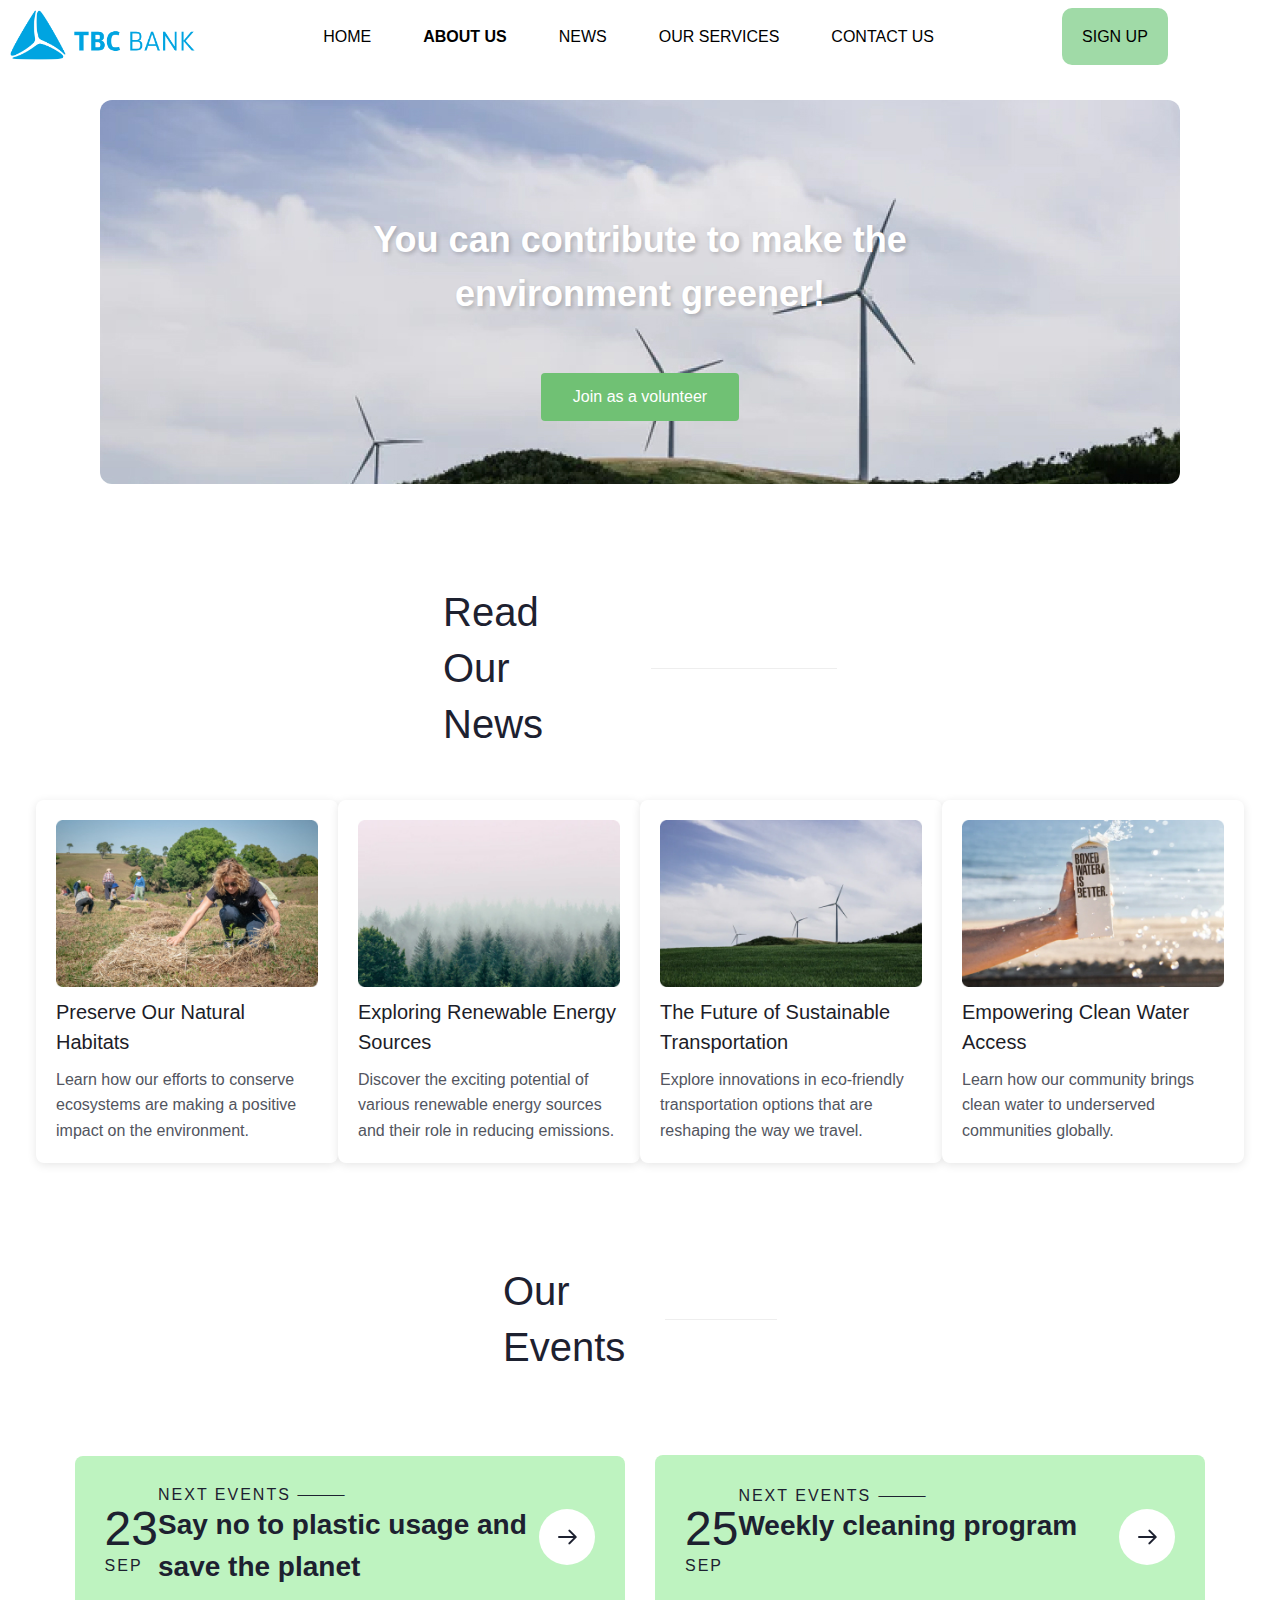
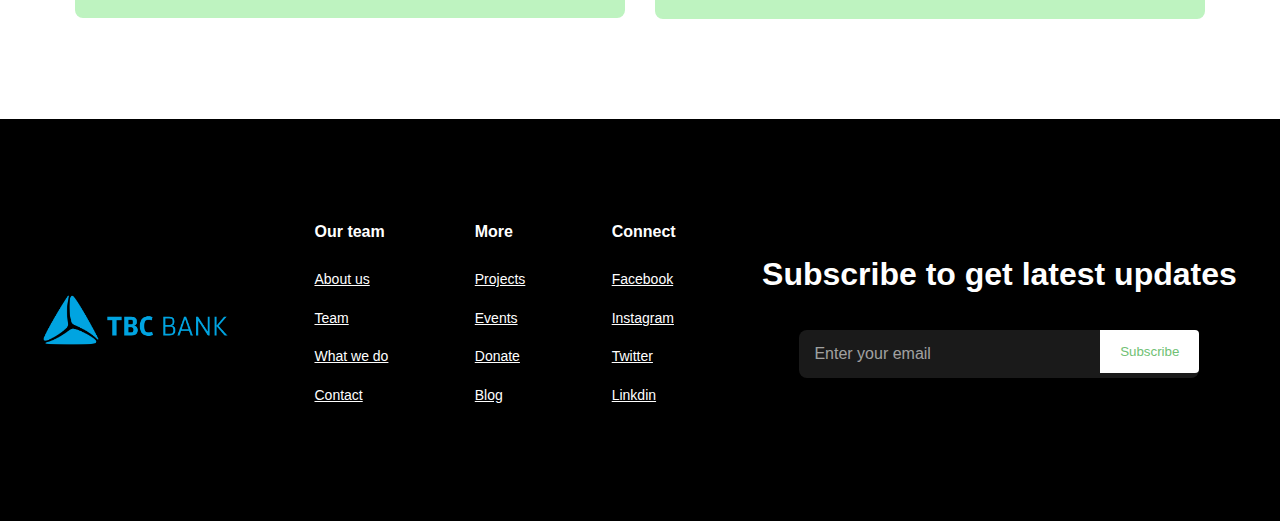
<file: finaluri davaleba/links/about.html>
<!DOCTYPE html>
<html lang="en">
  <head>
    <meta charset="UTF-8" />
    <meta name="viewport" content="width=device-width, initial-scale=1.0" />
    <link rel="stylesheet" href="../css/global.css" />
    <title>EcoSolutions</title>
  </head>
  <body>
    <header>
      <div class="container header-content">
        <h1><a href="../index.html"><img src="../images/logo.png" alt="EcoSolutions Logo" /></a></h1>
        <nav>
          <ul class="home">
            <li><a href="../index.html">HOME</a></li>
            <li><a href="about.html" class="active">ABOUT US</a></li>
            <li><a href="news.html">NEWS</a></li>
            <li><a href="services.html">OUR SERVICES</a></li>
            <li><a href="contacts.html">CONTACT US</a></li>
          </ul>
        </nav>
        <div class="signup">
          <a href="#" id="signup-btn">SIGN UP</a>
          <div class="signup-modal" id="signupModal">
              <div class="modal-content">
                  <span class="close-btn" id="closeBtn">&times;</span>
                  <h2>Sign Up</h2>
                  <form class="signup-form">
                      <input type="text" id="email" placeholder="Email">
                      <p class="error-message">Please enter a valid email address</p> <!-- Error message for email -->
                      <input type="password" id="password" placeholder="Password">
                      <p class="error-message">Password must be at least 8 characters long.</p> <!-- Error message for password -->
                      <input type="password" id="confirm-password" placeholder="Confirm Password">
                      <p class="error-message">Passwords do not match.</p> <!-- Error message for confirm password -->
                      <button type="submit">Sign Up</button>
                  </form>
              </div>
          </div>
          <script>
            document.addEventListener('DOMContentLoaded', function () {
                const signupBtn = document.getElementById('signup-btn');
                const signupModal = document.getElementById('signupModal');
                const closeBtn = document.getElementById('closeBtn');
                const emailInput = document.getElementById('email');
                const passwordInput = document.getElementById('password');
                const confirmPasswordInput = document.getElementById('confirm-password');
                const errorMessages = document.querySelectorAll('.error-message');
                const signUpForm = document.querySelector('.signup-form');
            
                signupBtn.addEventListener('click', function () {
                    signupModal.style.display = 'flex';
                });
            
                closeBtn.addEventListener('click', function () {
                    signupModal.style.display = 'none';
                    resetForm();
                });
            
                signUpForm.addEventListener('submit', function (event) {
                    event.preventDefault();
                    clearErrorMessages();
            
                    const email = emailInput.value;
                    const password = passwordInput.value;
                    const confirmPassword = confirmPasswordInput.value;
            
                    if (!validateEmail(email)) {
                        displayErrorMessage(errorMessages[0], 'Please enter a valid email address.');
                        return;
                    }
            
                    if (password.length < 8) {
                        displayErrorMessage(errorMessages[1], 'Password must be at least 8 characters long.');
                        return;
                    }
            
                    if (password !== confirmPassword) {
                        displayErrorMessage(errorMessages[2], 'Passwords do not match.');
                        return;
                    }
            
                    resetForm();
                    signupModal.style.display = 'none';
                });
            
                emailInput.addEventListener('input', function () {
                    clearErrorMessages();
                });
            
                passwordInput.addEventListener('input', function () {
                    clearErrorMessages();
                });
            
                confirmPasswordInput.addEventListener('input', function () {
                    clearErrorMessages();
                });
            
                function validateEmail(email) {
                    const regex = /^[^\s@]+@[^\s@]+\.[^\s@]+$/;
                    return regex.test(email);
                }
            
                function displayErrorMessage(errorMessageElement, message) {
                    errorMessageElement.textContent = message;
                    errorMessageElement.style.color = 'red'; // Set color to red
                }
            
                function clearErrorMessages() {
                    errorMessages.forEach(errorMessage => {
                        errorMessage.textContent = '';
                        errorMessage.style.color = ''; // Reset color
                    });
                }
            
                function resetForm() {
                    signUpForm.reset();
                    clearErrorMessages();
                }
            });
            </script>                             
        </div>

        <div class="topnav">
          <div class="fa-burger">
            <label class="hamburger">
              <input type="checkbox">
              <svg viewBox="0 0 32 32" onclick="onClick()">
                <path class="line line-top-bottom"
                  d="M27 10 13 10C10.8 10 9 8.2 9 6 9 3.5 10.8 2 13 2 15.2 2 17 3.8 17 6L17 26C17 28.2 18.8 30 21 30 23.2 30 25 28.2 25 26 25 23.8 23.2 22 21 22L7 22">
                </path>
                <path class="line" d="M7 16 27 16"></path>
              </svg>
            </label>
            <script>
              const onClick = () => {
                const element = document.getElementById("menu");
                if (element.style.display === "none") {
                  element.style.display = "inline";
                } else {
                  element.style.display = "none";
                }
              }
            </script>
              <div id="menu">
                <a href="../index.html">HOME</a>
                <a href="about.html">ABOUT US</a>
                <a href="news.html">NEWS</a>
                <a href="services.html">OUR SERVICES</a>
                <a href="contacts.html">CONTACT US</a>
              </div>
            </div>
        </div>
      </div>
    </header>
    <section id="sec2">
      <div id="greener">
        <h2>You can contribute to make the environment greener!</h2>
          <h5 class="registration-trigger">
            <img src="../images/icon2.png" class="icon" alt="Icon">
            Join as a volunteer
          </h5>
          <div class="modal" id="registrationModal">
            <div class="modal-content">
              <span class="modal-close" id="modalClose">&times;</span>
              <h3>Register</h3>
              <form>
                <label for="email">Email:</label>
                <input type="email" id="email" name="email" required>
          
                <label for="password">Password:</label>
                <input type="password" id="password" name="password" required>
          
                <label for="confirmPassword">Confirm Password:</label>
                <input type="password" id="confirmPassword" name="confirmPassword" required>
          
                <button class="register-button">Register</button>
              </form>
            </div>
          </div>
                    
          <script>
          document.addEventListener("DOMContentLoaded", function() {
  const registrationTrigger = document.querySelector(".registration-trigger");
  const modal = document.getElementById("registrationModal");
  const modalContent = modal.querySelector(".modal-content");
  const modalClose = document.getElementById("modalClose");

  registrationTrigger.addEventListener("click", function() {
    modal.style.display = "flex";
    setTimeout(function() {
      modalContent.style.transform = "scale(1)";
      modalContent.style.opacity = 1;
    }, 10);
  });

  modalClose.addEventListener("click", function() {
    modalContent.style.transform = "scale(0.8)";
    modalContent.style.opacity = 0;
    setTimeout(function() {
      modal.style.display = "none";
    }, 300);
  });

  modal.addEventListener("click", function(event) {
    if (event.target === modal) {
      modalContent.style.transform = "scale(0.8)";
      modalContent.style.opacity = 0;
      setTimeout(function() {
        modal.style.display = "none";
      }, 300);
    }
  });
});

          </script>
      </div>
      <div id="titl1">
        <h4>Read Our News</h4>
        <div id="line2"></div>
      </div>
      <div id="mother2">
        <div class="card">
            <img src="../images/card1.jpg" alt="card1">
            <h5>Preserve Our Natural Habitats</h5>
            <p>Learn how our efforts to conserve ecosystems are making a positive impact on the environment.</p>
        </div>
        <div class="card">
            <img src="../images/card2.jpg" alt="card2">
            <h5>Exploring Renewable Energy Sources</h5>
            <p>Discover the exciting potential of various renewable energy sources and their role in reducing emissions.</p>
        </div>
        <div class="card">
            <img src="../images/card3.jpg" alt="card3">
            <h5>The Future of Sustainable Transportation</h5>
            <p>Explore innovations in eco-friendly transportation options that are reshaping the way we travel.</p>
        </div>
        <div class="card">
          <img src="../images/card4.jpg" alt="card4">
          <h5>Empowering Clean Water Access</h5>
          <p>Learn how our community brings clean water to underserved communities globally.</p>
      </div>      
    </div>
    
      <div id="titl2">
        <h4>Our Events</h4>
        <div id="line2"></div>
      </div>

      <div id="cards">
        <div id="card1">
            <div id="date">
                <h4>23</h4>
                <h6>SEP</h6>
            </div>
    
            <div id="events">
                <h6>NEXT EVENTS ⸻</h6>
                <h4>Say no to plastic usage and save the planet</h4>
            </div>
            <img src="../images/icon3.jpg" alt="arrowicon">
        </div>
        <div id="card2">
            <div id="date">
                <h4>25</h4>
                <h6>SEP</h6>
            </div>
    
            <div id="events">
                <h6>NEXT EVENTS ⸻</h6>
                <h4>Weekly cleaning program</h4>
            </div>
            <img src="../images/icon3.jpg" alt="arrowicon">
        </div>
    </div>
    
    </section>    
    <script>
    document.addEventListener("DOMContentLoaded", function() {
  let mybutton = document.getElementById("Btn");
  window.addEventListener("scroll", function() {
    scrollFunction();
    appearFromBottom();
  });

  function scrollFunction() {
    if (document.body.scrollTop > 20 || document.documentElement.scrollTop > 20) {
      mybutton.style.opacity = "1";
      mybutton.style.bottom = "20px"; // Show the button immediately at the bottom
    } else {
      mybutton.style.opacity = "0";
      mybutton.style.bottom = "-60px"; // Hide the button immediately at the bottom
    }
  }

  function appearFromBottom() {
    if (window.pageYOffset > 20) {
      mybutton.style.bottom = "20px";
    } else {
      mybutton.style.bottom = "-60px";
    }
  }

  function topFunction() {
    if (document.documentElement.scrollTop > 0) {
      window.requestAnimationFrame(topFunction);
      document.documentElement.scrollTop -= 20;
    }
  }

  mybutton.addEventListener("click", topFunction);
});
    </script>
    <footer>
      <img src="../images/logo.png" alt="TBC Bank logo">
      <div class="column">
        <ul>
          <li id="bold">Our team</li>
          <li><a href="links/about.html" id="other">About us</a></li>
          <li><a href="#" id="other">Team</a></li>
          <li><a href="links/services.html" id="other">What we do</a></li>
          <li><a href="links/contacts.html" id="other">Contact</a></li>
        </ul>
      </div>

      <div class="column">
        <ul>
          <li id="bold">More</li>
          <li><a href="#" id="other">Projects</a></li>
          <li><a href="#" id="other">Events</a></li>
          <li><a href="#" id="other">Donate</a></li>
          <li><a href="#" id="other">Blog</a></li>
        </ul>
      </div>

      <div class="column">
        <ul>
          <li id="bold">Connect</li>
          <li><a href="https://www.facebook.com/tbcbank/?locale=ka_GE" id="other">Facebook</a></li>
          <li><a href="https://www.instagram.com/tbc_concept/" id="other">Instagram</a></li>
          <li><a href="https://twitter.com/jsctbc?lang=en" id="other">Twitter</a></li>
          <li><a href="https://ge.linkedin.com/company/tbc-bank" id="other">Linkdin</a></li>
        </ul>
      </div>

      <div id="sub">
        <h1>Subscribe to get latest updates</h1>
        <form class="subscription-form" novalidate>
            <input type="email" class="email-input" placeholder="Enter your email">
            <button type="submit">Subscribe</button>
            <p class="error-message"></p>
            <p class="success-message"></p>
        </form>
    </div>

      <script>
      document.addEventListener('DOMContentLoaded', function () {
          const subscriptionForm = document.querySelector('.subscription-form');
          const emailInput = document.querySelector('.email-input');
          const subscribeButton = document.querySelector('.subscription-form button');
          const errorMessage = document.querySelector('.error-message');
          const successMessage = document.querySelector('.success-message');
          
          subscriptionForm.addEventListener('submit', function (event) {
          event.preventDefault();

          const email = emailInput.value;

          if (validateEmail(email)) {
          showSuccessMessage();
          emailInput.value = '';
          errorMessage.textContent = ''; // Clear error message
          } 
          else {
        showErrorMessage('Please enter a valid email address.'); // Corrected function name
        }
        });
          subscribeButton.addEventListener('mouseover', function () {
              this.style.backgroundColor = 'var(--green-primary-hover, #57AB67)';
              this.style.color = '#FFF';
          });
      
          subscribeButton.addEventListener('mouseout', function () {
              this.style.backgroundColor = '#FFF';
              this.style.color = 'var(--green-primary, #70C174)';
          });
      
          function validateEmail(email) {
              const regex = /^[^\s@]+@[^\s@]+\.[^\s@]+$/;
              return regex.test(email);
          }
      
          function showSuccessMessage() {
              errorMessage.textContent = ''; // Clear any previous error message
              successMessage.textContent = 'Thank you for subscribing!';
          }
      
          function showErrorMessage(message) {
              successMessage.textContent = ''; // Clear any previous success message
              errorMessage.textContent = message;
          }
      });
      </script>
    </footer>
  </body>
</html>
</file>
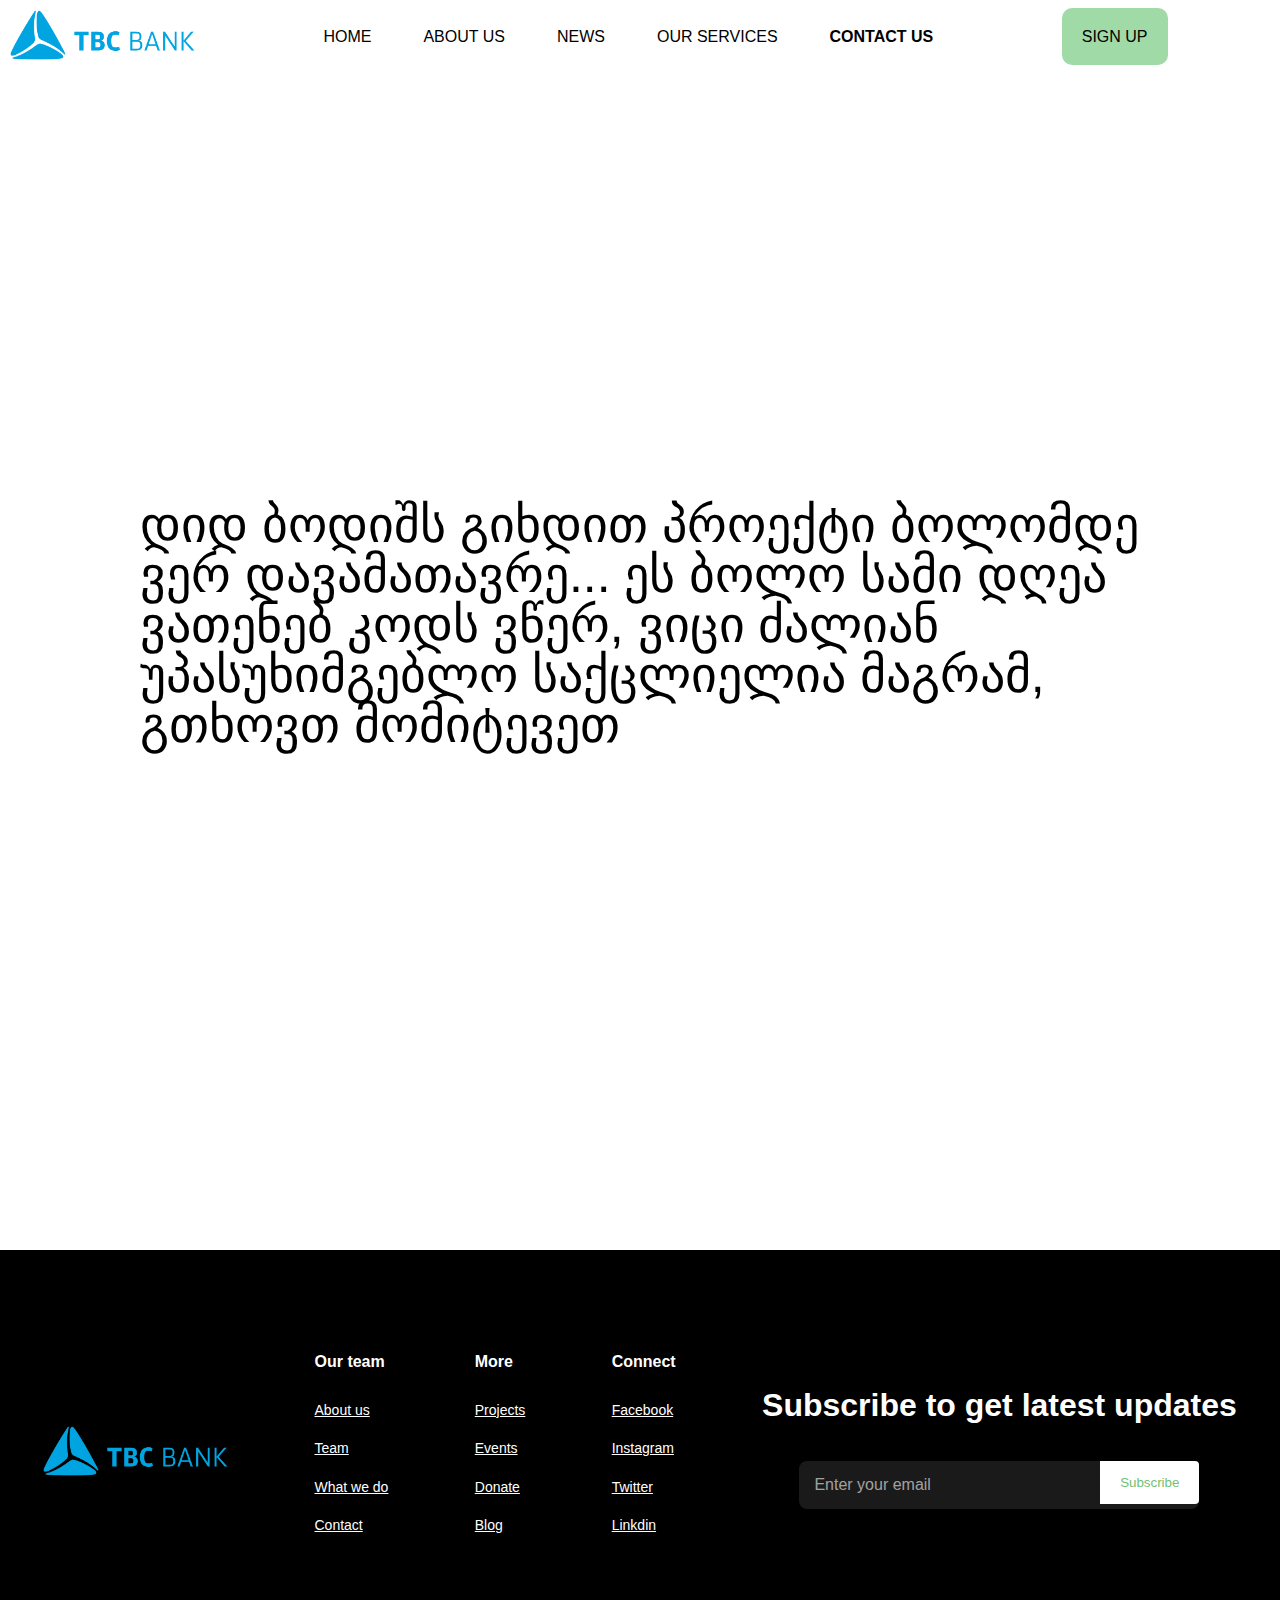
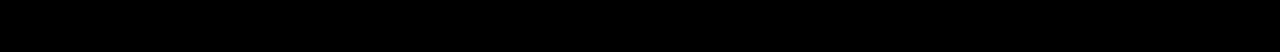
<file: finaluri davaleba/links/contacts.html>
<!DOCTYPE html>
<html lang="en">
  <head>
    <meta charset="UTF-8" />
    <meta name="viewport" content="width=device-width, initial-scale=1.0" />
    <link rel="stylesheet" href="../css/global.css" />
    <title>EcoSolutions</title>
  </head>
  <body>
    <header>
      <div class="container header-content">
        <h1><a href="../index.html"><img src="../images/logo.png" alt="EcoSolutions Logo" /></a></h1>
        <nav>
          <ul class="home">
            <li><a href="../index.html">HOME</a></li>
            <li><a href="about.html">ABOUT US</a></li>
            <li><a href="news.html">NEWS</a></li>
            <li><a href="services.html">OUR SERVICES</a></li>
            <li><a href="contacts.html" class="active">CONTACT US</a></li>
          </ul>
        </nav>
        <div class="signup">
          <a href="#" id="signup-btn">SIGN UP</a>
          <div class="signup-modal" id="signupModal">
              <div class="modal-content">
                  <span class="close-btn" id="closeBtn">&times;</span>
                  <h2>Sign Up</h2>
                  <form class="signup-form">
                      <input type="text" id="email" placeholder="Email">
                      <p class="error-message">Please enter a valid email address</p> <!-- Error message for email -->
                      <input type="password" id="password" placeholder="Password">
                      <p class="error-message">Password must be at least 8 characters long.</p> <!-- Error message for password -->
                      <input type="password" id="confirm-password" placeholder="Confirm Password">
                      <p class="error-message">Passwords do not match.</p> <!-- Error message for confirm password -->
                      <button type="submit">Sign Up</button>
                  </form>
              </div>
          </div>
          <script>
            document.addEventListener('DOMContentLoaded', function () {
                const signupBtn = document.getElementById('signup-btn');
                const signupModal = document.getElementById('signupModal');
                const closeBtn = document.getElementById('closeBtn');
                const emailInput = document.getElementById('email');
                const passwordInput = document.getElementById('password');
                const confirmPasswordInput = document.getElementById('confirm-password');
                const errorMessages = document.querySelectorAll('.error-message');
                const signUpForm = document.querySelector('.signup-form');
            
                signupBtn.addEventListener('click', function () {
                    signupModal.style.display = 'flex';
                });
            
                closeBtn.addEventListener('click', function () {
                    signupModal.style.display = 'none';
                    resetForm();
                });
            
                signUpForm.addEventListener('submit', function (event) {
                    event.preventDefault();
                    clearErrorMessages();
            
                    const email = emailInput.value;
                    const password = passwordInput.value;
                    const confirmPassword = confirmPasswordInput.value;
            
                    if (!validateEmail(email)) {
                        displayErrorMessage(errorMessages[0], 'Please enter a valid email address.');
                        return;
                    }
            
                    if (password.length < 8) {
                        displayErrorMessage(errorMessages[1], 'Password must be at least 8 characters long.');
                        return;
                    }
            
                    if (password !== confirmPassword) {
                        displayErrorMessage(errorMessages[2], 'Passwords do not match.');
                        return;
                    }
            
                    resetForm();
                    signupModal.style.display = 'none';
                });
            
                emailInput.addEventListener('input', function () {
                    clearErrorMessages();
                });
            
                passwordInput.addEventListener('input', function () {
                    clearErrorMessages();
                });
            
                confirmPasswordInput.addEventListener('input', function () {
                    clearErrorMessages();
                });
            
                function validateEmail(email) {
                    const regex = /^[^\s@]+@[^\s@]+\.[^\s@]+$/;
                    return regex.test(email);
                }
            
                function displayErrorMessage(errorMessageElement, message) {
                    errorMessageElement.textContent = message;
                    errorMessageElement.style.color = 'red'; // Set color to red
                }
            
                function clearErrorMessages() {
                    errorMessages.forEach(errorMessage => {
                        errorMessage.textContent = '';
                        errorMessage.style.color = ''; // Reset color
                    });
                }
            
                function resetForm() {
                    signUpForm.reset();
                    clearErrorMessages();
                }
            });
            </script>                             
        </div>

        <div class="topnav">
          <div class="fa-burger">
            <label class="hamburger">
              <input type="checkbox">
              <svg viewBox="0 0 32 32" onclick="onClick()">
                <path class="line line-top-bottom"
                  d="M27 10 13 10C10.8 10 9 8.2 9 6 9 3.5 10.8 2 13 2 15.2 2 17 3.8 17 6L17 26C17 28.2 18.8 30 21 30 23.2 30 25 28.2 25 26 25 23.8 23.2 22 21 22L7 22">
                </path>
                <path class="line" d="M7 16 27 16"></path>
              </svg>
            </label>
            <script>
              const onClick = () => {
                const element = document.getElementById("menu");
                if (element.style.display === "none") {
                  element.style.display = "inline";
                } else {
                  element.style.display = "none";
                }
              }
            </script>
              <div id="menu">
                <a href="../index.html">HOME</a>
                <a href="links/about.html">ABOUT US</a>
                <a href="links/news.html">NEWS</a>
                <a href="links/services.html">OUR SERVICES</a>
                <a href="links/contacts.html">CONTACT US</a>
              </div>
            </div>
        </div>
      </div>
    </header>
    <section>
      <h6 id="bodishi">დიდ ბოდიშს გიხდით პროექტი ბოლომდე ვერ დავამათავრე... ეს ბოლო სამი დღეა ვათენებ კოდს ვწერ, ვიცი ძალიან უპასუხიმგებლო საქცლიელია მაგრამ, გთხოვთ მომიტევეთ</h6>
    </section>
    <footer>
      <img src="../images/logo.png" alt="TBC Bank logo">
      <div class="column">
        <ul>
          <li id="bold">Our team</li>
          <li><a href="links/about.html" id="other">About us</a></li>
          <li><a href="#" id="other">Team</a></li>
          <li><a href="links/services.html" id="other">What we do</a></li>
          <li><a href="links/contacts.html" id="other">Contact</a></li>
        </ul>
      </div>

      <div class="column">
        <ul>
          <li id="bold">More</li>
          <li><a href="#" id="other">Projects</a></li>
          <li><a href="#" id="other">Events</a></li>
          <li><a href="#" id="other">Donate</a></li>
          <li><a href="#" id="other">Blog</a></li>
        </ul>
      </div>

      <div class="column">
        <ul>
          <li id="bold">Connect</li>
          <li><a href="https://www.facebook.com/tbcbank/?locale=ka_GE" id="other">Facebook</a></li>
          <li><a href="https://www.instagram.com/tbc_concept/" id="other">Instagram</a></li>
          <li><a href="https://twitter.com/jsctbc?lang=en" id="other">Twitter</a></li>
          <li><a href="https://ge.linkedin.com/company/tbc-bank" id="other">Linkdin</a></li>
        </ul>
      </div>

      <div id="sub">
        <h1>Subscribe to get latest updates</h1>
        <form class="subscription-form" novalidate>
            <input type="email" class="email-input" placeholder="Enter your email">
            <button type="submit">Subscribe</button>
            <p class="error-message"></p>
            <p class="success-message"></p>
        </form>
    </div>

      <script>
      document.addEventListener('DOMContentLoaded', function () {
          const subscriptionForm = document.querySelector('.subscription-form');
          const emailInput = document.querySelector('.email-input');
          const subscribeButton = document.querySelector('.subscription-form button');
          const errorMessage = document.querySelector('.error-message');
          const successMessage = document.querySelector('.success-message');
          
          subscriptionForm.addEventListener('submit', function (event) {
          event.preventDefault();

          const email = emailInput.value;

          if (validateEmail(email)) {
          showSuccessMessage();
          emailInput.value = '';
          errorMessage.textContent = ''; // Clear error message
          } 
          else {
        showErrorMessage('Please enter a valid email address.'); // Corrected function name
        }
        });
          subscribeButton.addEventListener('mouseover', function () {
              this.style.backgroundColor = 'var(--green-primary-hover, #57AB67)';
              this.style.color = '#FFF';
          });
      
          subscribeButton.addEventListener('mouseout', function () {
              this.style.backgroundColor = '#FFF';
              this.style.color = 'var(--green-primary, #70C174)';
          });
      
          function validateEmail(email) {
              const regex = /^[^\s@]+@[^\s@]+\.[^\s@]+$/;
              return regex.test(email);
          }
      
          function showSuccessMessage() {
              errorMessage.textContent = ''; // Clear any previous error message
              successMessage.textContent = 'Thank you for subscribing!';
          }
      
          function showErrorMessage(message) {
              successMessage.textContent = ''; // Clear any previous success message
              errorMessage.textContent = message;
          }
      });
      </script>
    </footer>
  </body>
</html>
</file>
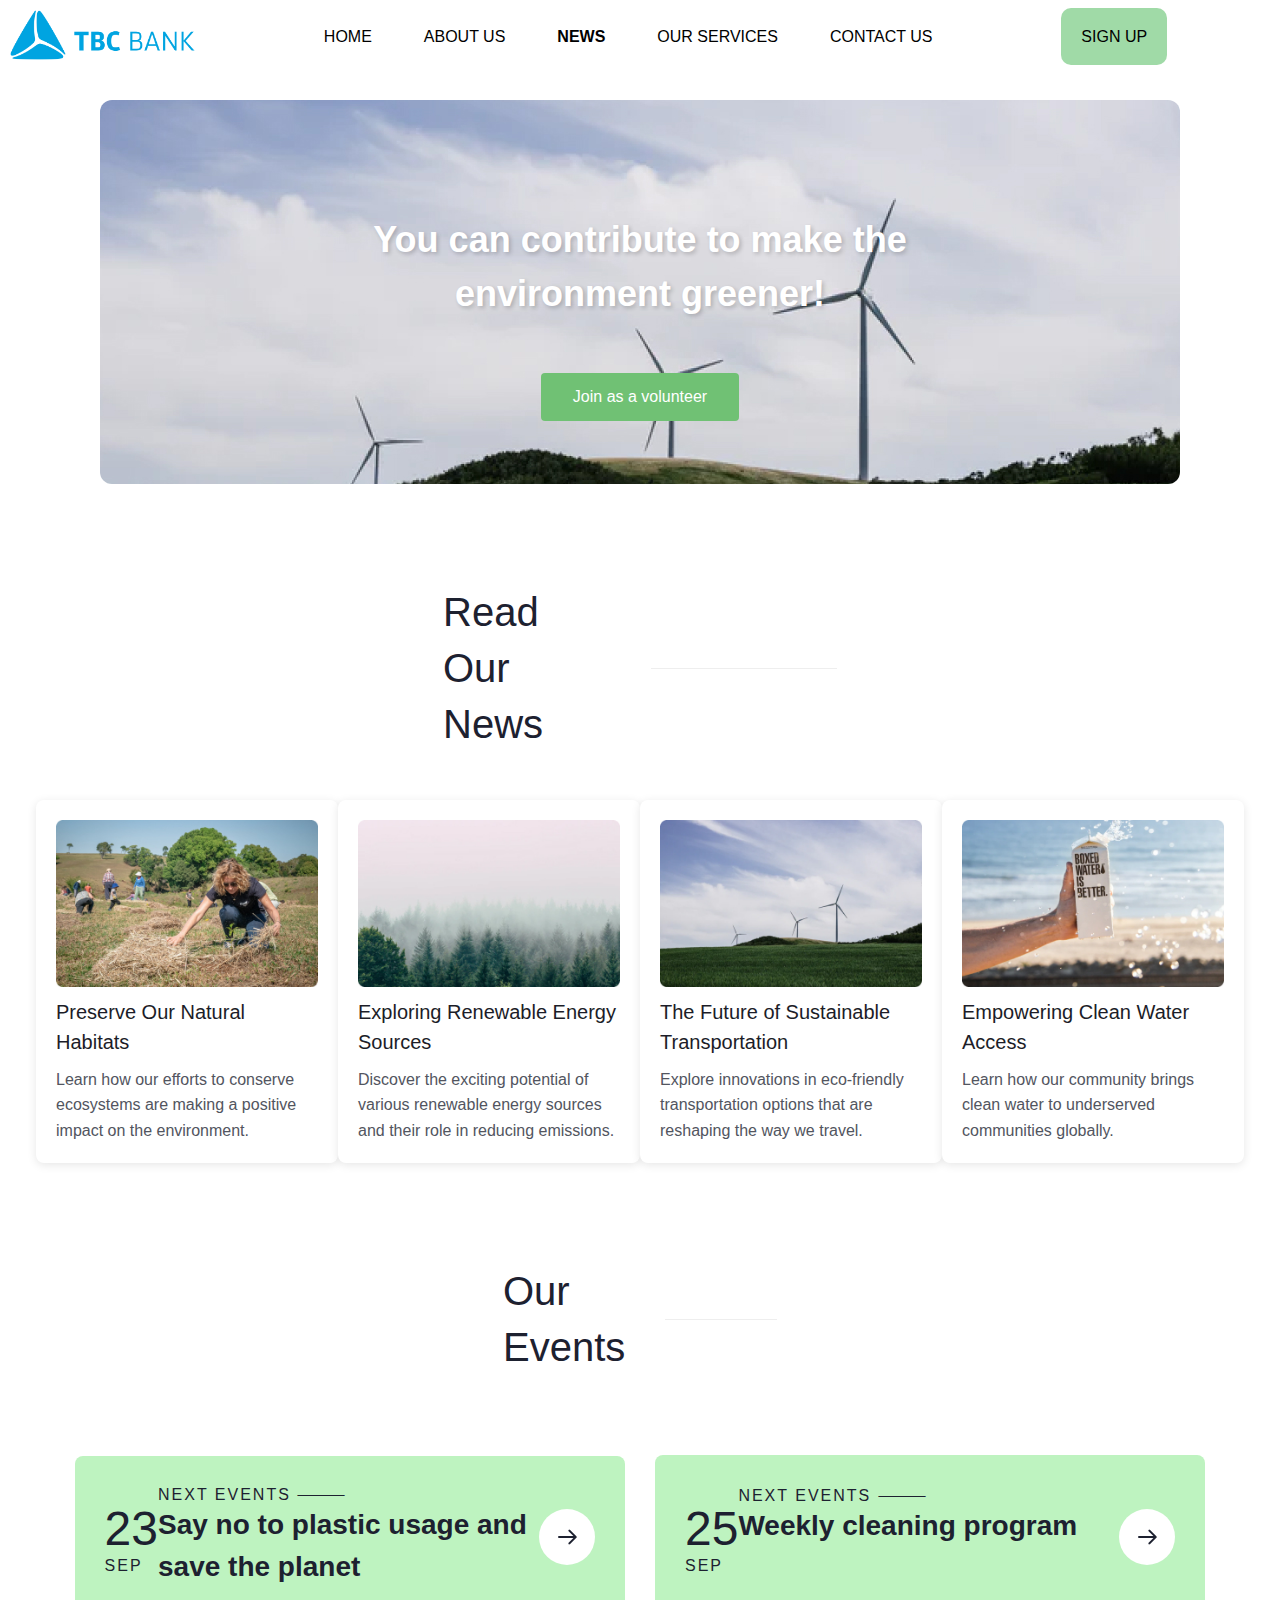
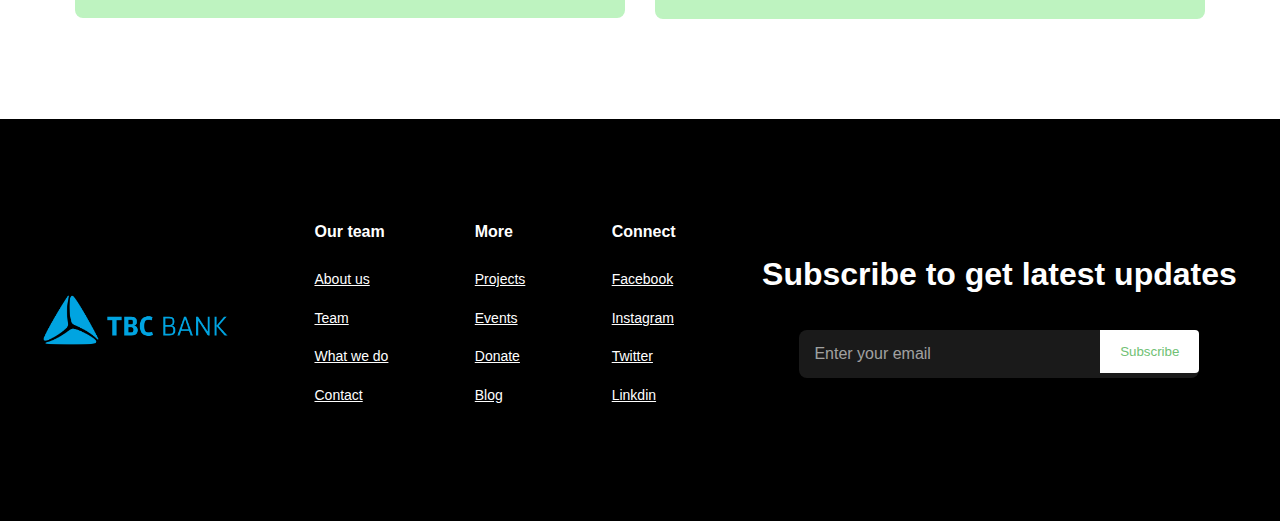
<file: finaluri davaleba/links/news.html>
<!DOCTYPE html>
<html lang="en">
  <head>
    <meta charset="UTF-8" />
    <meta name="viewport" content="width=device-width, initial-scale=1.0" />
    <link rel="stylesheet" href="../css/global.css" />
    <title>EcoSolutions</title>
  </head>
  <body>
    <header>
      <div class="container header-content">
        <h1><a href="../index.html"><img src="../images/logo.png" alt="EcoSolutions Logo" /></a></h1>
        <nav>
          <ul class="home">
            <li><a href="../index.html">HOME</a></li>
            <li><a href="about.html">ABOUT US</a></li>
            <li><a href="news.html" class="active">NEWS</a></li>
            <li><a href="services.html">OUR SERVICES</a></li>
            <li><a href="contacts.html">CONTACT US</a></li>
          </ul>
        </nav>
        <div class="signup">
          <a href="#" id="signup-btn">SIGN UP</a>
          <div class="signup-modal" id="signupModal">
              <div class="modal-content">
                  <span class="close-btn" id="closeBtn">&times;</span>
                  <h2>Sign Up</h2>
                  <form class="signup-form">
                      <input type="text" id="email" placeholder="Email">
                      <p class="error-message">Please enter a valid email address</p> <!-- Error message for email -->
                      <input type="password" id="password" placeholder="Password">
                      <p class="error-message">Password must be at least 8 characters long.</p> <!-- Error message for password -->
                      <input type="password" id="confirm-password" placeholder="Confirm Password">
                      <p class="error-message">Passwords do not match.</p> <!-- Error message for confirm password -->
                      <button type="submit">Sign Up</button>
                  </form>
              </div>
          </div>
          <script>
            document.addEventListener('DOMContentLoaded', function () {
                const signupBtn = document.getElementById('signup-btn');
                const signupModal = document.getElementById('signupModal');
                const closeBtn = document.getElementById('closeBtn');
                const emailInput = document.getElementById('email');
                const passwordInput = document.getElementById('password');
                const confirmPasswordInput = document.getElementById('confirm-password');
                const errorMessages = document.querySelectorAll('.error-message');
                const signUpForm = document.querySelector('.signup-form');
            
                signupBtn.addEventListener('click', function () {
                    signupModal.style.display = 'flex';
                });
            
                closeBtn.addEventListener('click', function () {
                    signupModal.style.display = 'none';
                    resetForm();
                });
            
                signUpForm.addEventListener('submit', function (event) {
                    event.preventDefault();
                    clearErrorMessages();
            
                    const email = emailInput.value;
                    const password = passwordInput.value;
                    const confirmPassword = confirmPasswordInput.value;
            
                    if (!validateEmail(email)) {
                        displayErrorMessage(errorMessages[0], 'Please enter a valid email address.');
                        return;
                    }
            
                    if (password.length < 8) {
                        displayErrorMessage(errorMessages[1], 'Password must be at least 8 characters long.');
                        return;
                    }
            
                    if (password !== confirmPassword) {
                        displayErrorMessage(errorMessages[2], 'Passwords do not match.');
                        return;
                    }
            
                    resetForm();
                    signupModal.style.display = 'none';
                });
            
                emailInput.addEventListener('input', function () {
                    clearErrorMessages();
                });
            
                passwordInput.addEventListener('input', function () {
                    clearErrorMessages();
                });
            
                confirmPasswordInput.addEventListener('input', function () {
                    clearErrorMessages();
                });
            
                function validateEmail(email) {
                    const regex = /^[^\s@]+@[^\s@]+\.[^\s@]+$/;
                    return regex.test(email);
                }
            
                function displayErrorMessage(errorMessageElement, message) {
                    errorMessageElement.textContent = message;
                    errorMessageElement.style.color = 'red'; // Set color to red
                }
            
                function clearErrorMessages() {
                    errorMessages.forEach(errorMessage => {
                        errorMessage.textContent = '';
                        errorMessage.style.color = ''; // Reset color
                    });
                }
            
                function resetForm() {
                    signUpForm.reset();
                    clearErrorMessages();
                }
            });
            </script>                             
        </div>

        <div class="topnav">
          <div class="fa-burger">
            <label class="hamburger">
              <input type="checkbox">
              <svg viewBox="0 0 32 32" onclick="onClick()">
                <path class="line line-top-bottom"
                  d="M27 10 13 10C10.8 10 9 8.2 9 6 9 3.5 10.8 2 13 2 15.2 2 17 3.8 17 6L17 26C17 28.2 18.8 30 21 30 23.2 30 25 28.2 25 26 25 23.8 23.2 22 21 22L7 22">
                </path>
                <path class="line" d="M7 16 27 16"></path>
              </svg>
            </label>
            <script>
              const onClick = () => {
                const element = document.getElementById("menu");
                if (element.style.display === "none") {
                  element.style.display = "inline";
                } else {
                  element.style.display = "none";
                }
              }
            </script>
              <div id="menu">
                <a href="../index.html">HOME</a>
                <a href="links/about.html">ABOUT US</a>
                <a href="links/news.html">NEWS</a>
                <a href="links/services.html">OUR SERVICES</a>
                <a href="links/contacts.html">CONTACT US</a>
              </div>
            </div>
        </div>
      </div>
    </header>
    <section id="sec2">
      <div id="greener">
        <h2>You can contribute to make the environment greener!</h2>
          <h5 class="registration-trigger">
            <img src="../images/icon2.png" class="icon" alt="Icon">
            Join as a volunteer
          </h5>
          <div class="modal" id="registrationModal">
            <div class="modal-content">
              <span class="modal-close" id="modalClose">&times;</span>
              <h3>Register</h3>
              <form>
                <label for="email">Email:</label>
                <input type="email" id="email" name="email" required>
          
                <label for="password">Password:</label>
                <input type="password" id="password" name="password" required>
          
                <label for="confirmPassword">Confirm Password:</label>
                <input type="password" id="confirmPassword" name="confirmPassword" required>
          
                <button class="register-button">Register</button>
              </form>
            </div>
          </div>
                    
          <script>
          document.addEventListener("DOMContentLoaded", function() {
  const registrationTrigger = document.querySelector(".registration-trigger");
  const modal = document.getElementById("registrationModal");
  const modalContent = modal.querySelector(".modal-content");
  const modalClose = document.getElementById("modalClose");

  registrationTrigger.addEventListener("click", function() {
    modal.style.display = "flex";
    setTimeout(function() {
      modalContent.style.transform = "scale(1)";
      modalContent.style.opacity = 1;
    }, 10);
  });

  modalClose.addEventListener("click", function() {
    modalContent.style.transform = "scale(0.8)";
    modalContent.style.opacity = 0;
    setTimeout(function() {
      modal.style.display = "none";
    }, 300);
  });

  modal.addEventListener("click", function(event) {
    if (event.target === modal) {
      modalContent.style.transform = "scale(0.8)";
      modalContent.style.opacity = 0;
      setTimeout(function() {
        modal.style.display = "none";
      }, 300);
    }
  });
});

          </script>
      </div>
      <div id="titl1">
        <h4>Read Our News</h4>
        <div id="line2"></div>
      </div>
      <div id="mother2">
        <div class="card">
            <img src="../images/card1.jpg" alt="card1">
            <h5>Preserve Our Natural Habitats</h5>
            <p>Learn how our efforts to conserve ecosystems are making a positive impact on the environment.</p>
        </div>
        <div class="card">
            <img src="../images/card2.jpg" alt="card2">
            <h5>Exploring Renewable Energy Sources</h5>
            <p>Discover the exciting potential of various renewable energy sources and their role in reducing emissions.</p>
        </div>
        <div class="card">
            <img src="../images/card3.jpg" alt="card3">
            <h5>The Future of Sustainable Transportation</h5>
            <p>Explore innovations in eco-friendly transportation options that are reshaping the way we travel.</p>
        </div>
        <div class="card">
          <img src="../images/card4.jpg" alt="card4">
          <h5>Empowering Clean Water Access</h5>
          <p>Learn how our community brings clean water to underserved communities globally.</p>
      </div>      
    </div>
    
      <div id="titl2">
        <h4>Our Events</h4>
        <div id="line2"></div>
      </div>

      <div id="cards">
        <div id="card1">
            <div id="date">
                <h4>23</h4>
                <h6>SEP</h6>
            </div>
    
            <div id="events">
                <h6>NEXT EVENTS ⸻</h6>
                <h4>Say no to plastic usage and save the planet</h4>
            </div>
            <img src="../images/icon3.jpg" alt="arrowicon">
        </div>
        <div id="card2">
            <div id="date">
                <h4>25</h4>
                <h6>SEP</h6>
            </div>
    
            <div id="events">
                <h6>NEXT EVENTS ⸻</h6>
                <h4>Weekly cleaning program</h4>
            </div>
            <img src="../images/icon3.jpg" alt="arrowicon">
        </div>
    </div>
    
    </section>    
    <script>
    document.addEventListener("DOMContentLoaded", function() {
  let mybutton = document.getElementById("Btn");
  window.addEventListener("scroll", function() {
    scrollFunction();
    appearFromBottom();
  });

  function scrollFunction() {
    if (document.body.scrollTop > 20 || document.documentElement.scrollTop > 20) {
      mybutton.style.opacity = "1";
      mybutton.style.bottom = "20px"; // Show the button immediately at the bottom
    } else {
      mybutton.style.opacity = "0";
      mybutton.style.bottom = "-60px"; // Hide the button immediately at the bottom
    }
  }

  function appearFromBottom() {
    if (window.pageYOffset > 20) {
      mybutton.style.bottom = "20px";
    } else {
      mybutton.style.bottom = "-60px";
    }
  }

  function topFunction() {
    if (document.documentElement.scrollTop > 0) {
      window.requestAnimationFrame(topFunction);
      document.documentElement.scrollTop -= 20;
    }
  }

  mybutton.addEventListener("click", topFunction);
});
    </script>
    <footer>
      <img src="../images/logo.png" alt="TBC Bank logo">
      <div class="column">
        <ul>
          <li id="bold">Our team</li>
          <li><a href="links/about.html" id="other">About us</a></li>
          <li><a href="#" id="other">Team</a></li>
          <li><a href="links/services.html" id="other">What we do</a></li>
          <li><a href="links/contacts.html" id="other">Contact</a></li>
        </ul>
      </div>

      <div class="column">
        <ul>
          <li id="bold">More</li>
          <li><a href="#" id="other">Projects</a></li>
          <li><a href="#" id="other">Events</a></li>
          <li><a href="#" id="other">Donate</a></li>
          <li><a href="#" id="other">Blog</a></li>
        </ul>
      </div>

      <div class="column">
        <ul>
          <li id="bold">Connect</li>
          <li><a href="https://www.facebook.com/tbcbank/?locale=ka_GE" id="other">Facebook</a></li>
          <li><a href="https://www.instagram.com/tbc_concept/" id="other">Instagram</a></li>
          <li><a href="https://twitter.com/jsctbc?lang=en" id="other">Twitter</a></li>
          <li><a href="https://ge.linkedin.com/company/tbc-bank" id="other">Linkdin</a></li>
        </ul>
      </div>

      <div id="sub">
        <h1>Subscribe to get latest updates</h1>
        <form class="subscription-form" novalidate>
            <input type="email" class="email-input" placeholder="Enter your email">
            <button type="submit">Subscribe</button>
            <p class="error-message"></p>
            <p class="success-message"></p>
        </form>
    </div>

      <script>
      document.addEventListener('DOMContentLoaded', function () {
          const subscriptionForm = document.querySelector('.subscription-form');
          const emailInput = document.querySelector('.email-input');
          const subscribeButton = document.querySelector('.subscription-form button');
          const errorMessage = document.querySelector('.error-message');
          const successMessage = document.querySelector('.success-message');
          
          subscriptionForm.addEventListener('submit', function (event) {
          event.preventDefault();

          const email = emailInput.value;

          if (validateEmail(email)) {
          showSuccessMessage();
          emailInput.value = '';
          errorMessage.textContent = ''; // Clear error message
          } 
          else {
        showErrorMessage('Please enter a valid email address.'); // Corrected function name
        }
        });
          subscribeButton.addEventListener('mouseover', function () {
              this.style.backgroundColor = 'var(--green-primary-hover, #57AB67)';
              this.style.color = '#FFF';
          });
      
          subscribeButton.addEventListener('mouseout', function () {
              this.style.backgroundColor = '#FFF';
              this.style.color = 'var(--green-primary, #70C174)';
          });
      
          function validateEmail(email) {
              const regex = /^[^\s@]+@[^\s@]+\.[^\s@]+$/;
              return regex.test(email);
          }
      
          function showSuccessMessage() {
              errorMessage.textContent = ''; // Clear any previous error message
              successMessage.textContent = 'Thank you for subscribing!';
          }
      
          function showErrorMessage(message) {
              successMessage.textContent = ''; // Clear any previous success message
              errorMessage.textContent = message;
          }
      });
      </script>
    </footer>
  </body>
</html>
</file>
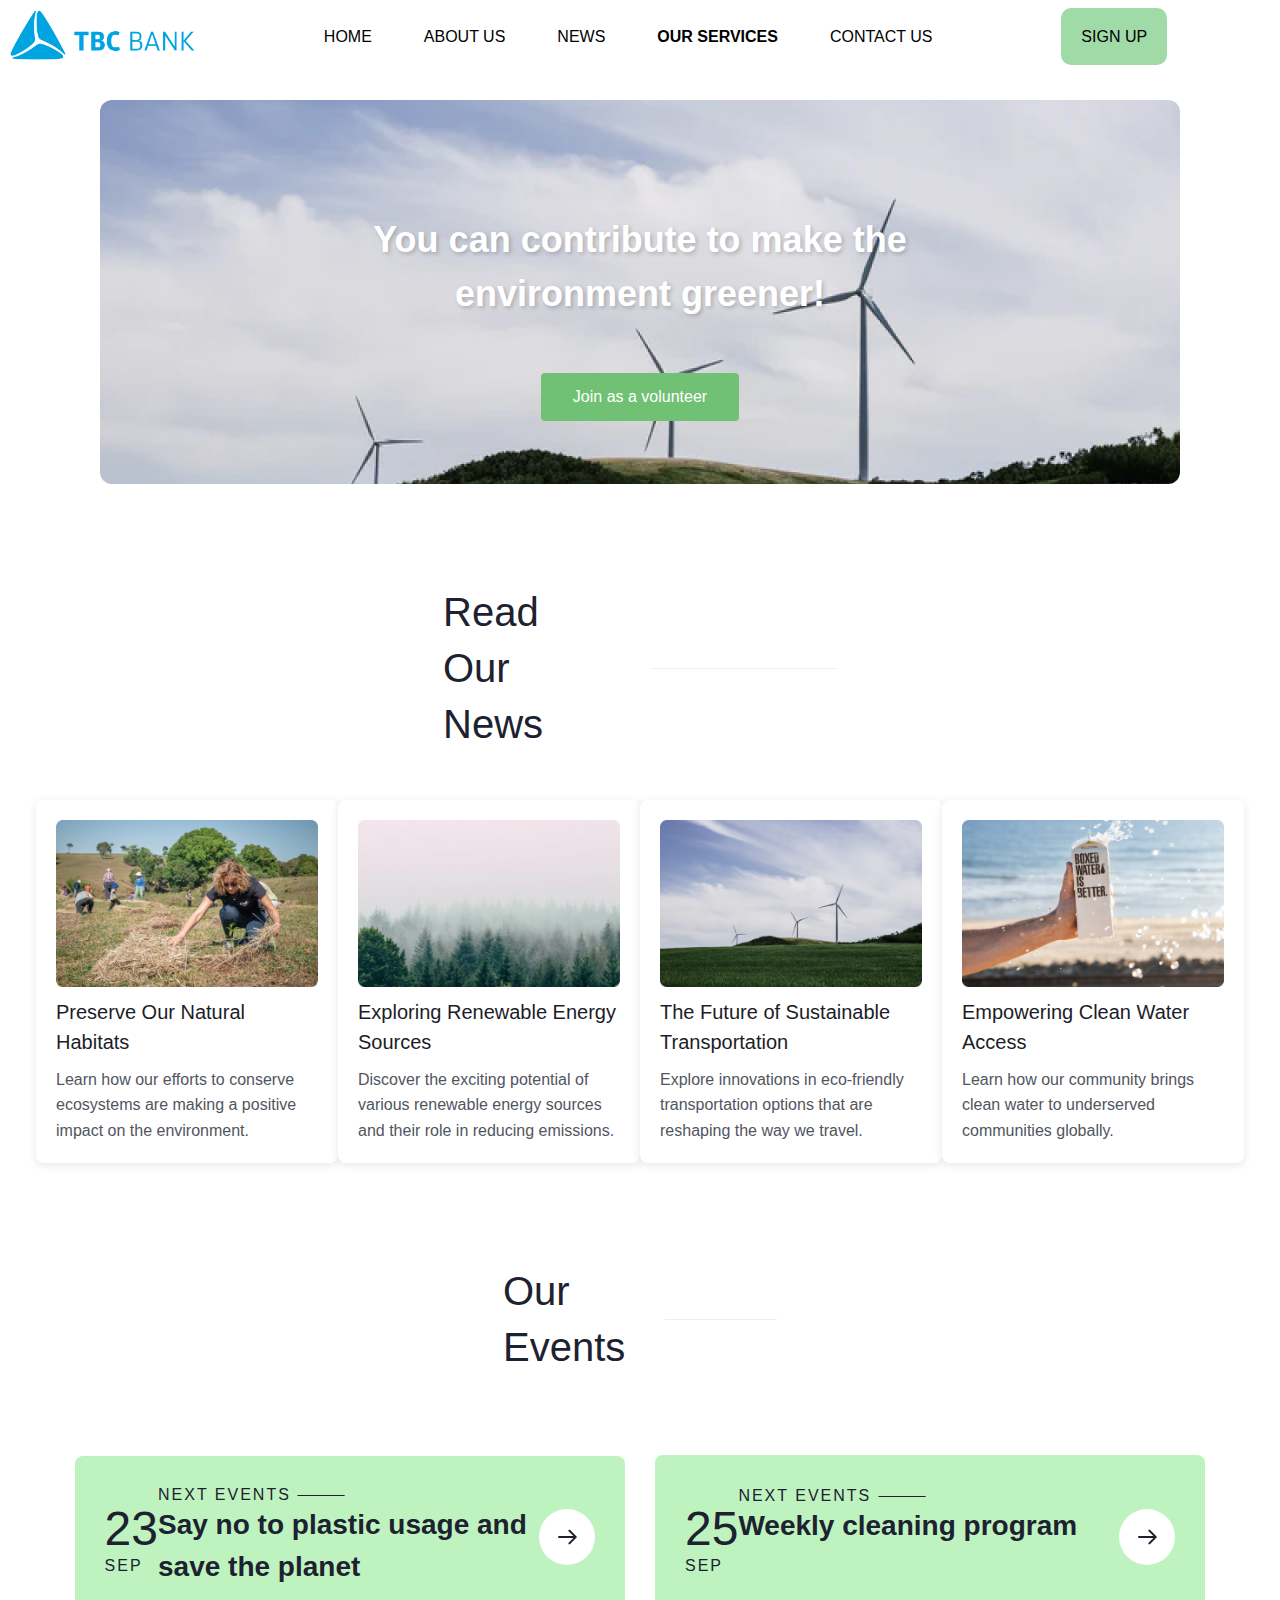
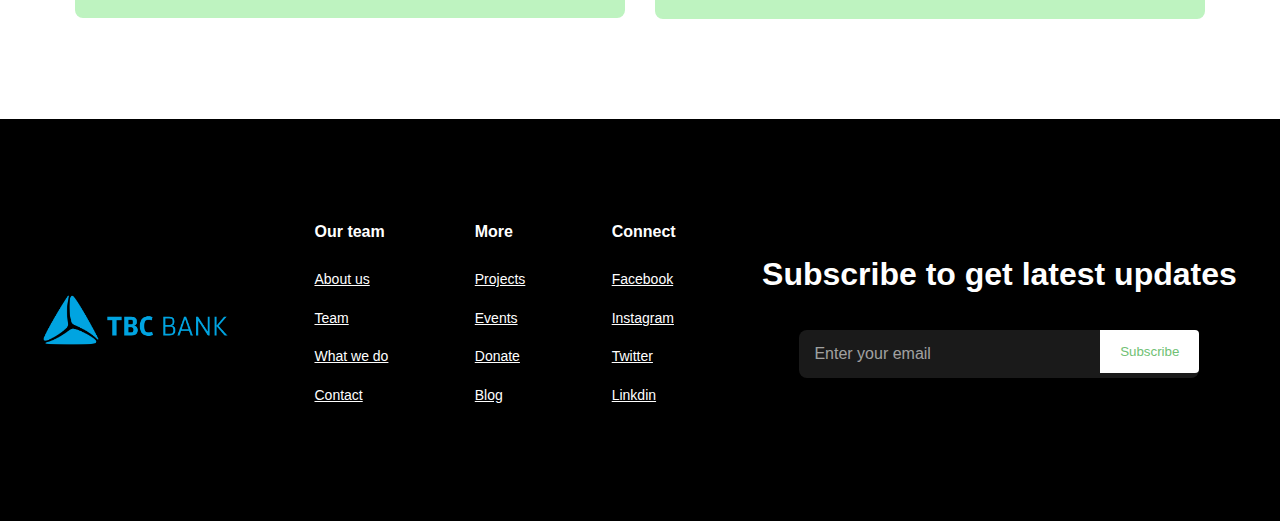
<file: finaluri davaleba/links/services.html>
<!DOCTYPE html>
<html lang="en">
  <head>
    <meta charset="UTF-8" />
    <meta name="viewport" content="width=device-width, initial-scale=1.0" />
    <link rel="stylesheet" href="../css/global.css" />
    <title>EcoSolutions</title>
  </head>
  <body>
    <header>
      <div class="container header-content">
        <h1><a href="../index.html"><img src="../images/logo.png" alt="EcoSolutions Logo" /></a></h1>
        <nav>
          <ul class="home">
            <li><a href="../index.html">HOME</a></li>
            <li><a href="about.html">ABOUT US</a></li>
            <li><a href="news.html">NEWS</a></li>
            <li><a href="services.html" class="active">OUR SERVICES</a></li>
            <li><a href="contacts.html">CONTACT US</a></li>
          </ul>
        </nav>
        <div class="signup">
          <a href="#" id="signup-btn">SIGN UP</a>
          <div class="signup-modal" id="signupModal">
              <div class="modal-content">
                  <span class="close-btn" id="closeBtn">&times;</span>
                  <h2>Sign Up</h2>
                  <form class="signup-form">
                      <input type="text" id="email" placeholder="Email">
                      <p class="error-message">Please enter a valid email address</p> <!-- Error message for email -->
                      <input type="password" id="password" placeholder="Password">
                      <p class="error-message">Password must be at least 8 characters long.</p> <!-- Error message for password -->
                      <input type="password" id="confirm-password" placeholder="Confirm Password">
                      <p class="error-message">Passwords do not match.</p> <!-- Error message for confirm password -->
                      <button type="submit">Sign Up</button>
                  </form>
              </div>
          </div>
          <script>
            document.addEventListener('DOMContentLoaded', function () {
                const signupBtn = document.getElementById('signup-btn');
                const signupModal = document.getElementById('signupModal');
                const closeBtn = document.getElementById('closeBtn');
                const emailInput = document.getElementById('email');
                const passwordInput = document.getElementById('password');
                const confirmPasswordInput = document.getElementById('confirm-password');
                const errorMessages = document.querySelectorAll('.error-message');
                const signUpForm = document.querySelector('.signup-form');
            
                signupBtn.addEventListener('click', function () {
                    signupModal.style.display = 'flex';
                });
            
                closeBtn.addEventListener('click', function () {
                    signupModal.style.display = 'none';
                    resetForm();
                });
            
                signUpForm.addEventListener('submit', function (event) {
                    event.preventDefault();
                    clearErrorMessages();
            
                    const email = emailInput.value;
                    const password = passwordInput.value;
                    const confirmPassword = confirmPasswordInput.value;
            
                    if (!validateEmail(email)) {
                        displayErrorMessage(errorMessages[0], 'Please enter a valid email address.');
                        return;
                    }
            
                    if (password.length < 8) {
                        displayErrorMessage(errorMessages[1], 'Password must be at least 8 characters long.');
                        return;
                    }
            
                    if (password !== confirmPassword) {
                        displayErrorMessage(errorMessages[2], 'Passwords do not match.');
                        return;
                    }
            
                    resetForm();
                    signupModal.style.display = 'none';
                });
            
                emailInput.addEventListener('input', function () {
                    clearErrorMessages();
                });
            
                passwordInput.addEventListener('input', function () {
                    clearErrorMessages();
                });
            
                confirmPasswordInput.addEventListener('input', function () {
                    clearErrorMessages();
                });
            
                function validateEmail(email) {
                    const regex = /^[^\s@]+@[^\s@]+\.[^\s@]+$/;
                    return regex.test(email);
                }
            
                function displayErrorMessage(errorMessageElement, message) {
                    errorMessageElement.textContent = message;
                    errorMessageElement.style.color = 'red'; // Set color to red
                }
            
                function clearErrorMessages() {
                    errorMessages.forEach(errorMessage => {
                        errorMessage.textContent = '';
                        errorMessage.style.color = ''; // Reset color
                    });
                }
            
                function resetForm() {
                    signUpForm.reset();
                    clearErrorMessages();
                }
            });
            </script>                             
        </div>
        <div class="topnav">
          <div class="fa-burger">
            <label class="hamburger">
              <input type="checkbox">
              <svg viewBox="0 0 32 32" onclick="onClick()">
                <path class="line line-top-bottom"
                  d="M27 10 13 10C10.8 10 9 8.2 9 6 9 3.5 10.8 2 13 2 15.2 2 17 3.8 17 6L17 26C17 28.2 18.8 30 21 30 23.2 30 25 28.2 25 26 25 23.8 23.2 22 21 22L7 22">
                </path>
                <path class="line" d="M7 16 27 16"></path>
              </svg>
            </label>
            <script>
              const onClick = () => {
                const element = document.getElementById("menu");
                if (element.style.display === "none") {
                  element.style.display = "inline";
                } else {
                  element.style.display = "none";
                }
              }
            </script>
              <div id="menu">
                <a href="../index.html">HOME</a>
                <a href="about.html">ABOUT US</a>
                <a href="news.html">NEWS</a>
                <a href="services.html">OUR SERVICES</a>
                <a href="contacts.html">CONTACT US</a>
              </div>
            </div>
        </div>
      </div>
    </header>
    <section id="sec2">
      <div id="greener">
        <h2>You can contribute to make the environment greener!</h2>
          <h5 class="registration-trigger">
            <img src="../images/icon2.png" class="icon" alt="Icon">
            Join as a volunteer
          </h5>
          <div class="modal" id="registrationModal">
            <div class="modal-content">
              <span class="modal-close" id="modalClose">&times;</span>
              <h3>Register</h3>
              <form>
                <label for="email">Email:</label>
                <input type="email" id="email" name="email" required>
          
                <label for="password">Password:</label>
                <input type="password" id="password" name="password" required>
          
                <label for="confirmPassword">Confirm Password:</label>
                <input type="password" id="confirmPassword" name="confirmPassword" required>
          
                <button class="register-button">Register</button>
              </form>
            </div>
          </div>
                    
          <script>
          document.addEventListener("DOMContentLoaded", function() {
  const registrationTrigger = document.querySelector(".registration-trigger");
  const modal = document.getElementById("registrationModal");
  const modalContent = modal.querySelector(".modal-content");
  const modalClose = document.getElementById("modalClose");

  registrationTrigger.addEventListener("click", function() {
    modal.style.display = "flex";
    setTimeout(function() {
      modalContent.style.transform = "scale(1)";
      modalContent.style.opacity = 1;
    }, 10);
  });

  modalClose.addEventListener("click", function() {
    modalContent.style.transform = "scale(0.8)";
    modalContent.style.opacity = 0;
    setTimeout(function() {
      modal.style.display = "none";
    }, 300);
  });

  modal.addEventListener("click", function(event) {
    if (event.target === modal) {
      modalContent.style.transform = "scale(0.8)";
      modalContent.style.opacity = 0;
      setTimeout(function() {
        modal.style.display = "none";
      }, 300);
    }
  });
});

          </script>
      </div>
      <div id="titl1">
        <h4>Read Our News</h4>
        <div id="line2"></div>
      </div>
      <div id="mother2">
        <div class="card">
            <img src="../images/card1.jpg" alt="card1">
            <h5>Preserve Our Natural Habitats</h5>
            <p>Learn how our efforts to conserve ecosystems are making a positive impact on the environment.</p>
        </div>
        <div class="card">
            <img src="../images/card2.jpg" alt="card2">
            <h5>Exploring Renewable Energy Sources</h5>
            <p>Discover the exciting potential of various renewable energy sources and their role in reducing emissions.</p>
        </div>
        <div class="card">
            <img src="../images/card3.jpg" alt="card3">
            <h5>The Future of Sustainable Transportation</h5>
            <p>Explore innovations in eco-friendly transportation options that are reshaping the way we travel.</p>
        </div>
        <div class="card">
          <img src="../images/card4.jpg" alt="card4">
          <h5>Empowering Clean Water Access</h5>
          <p>Learn how our community brings clean water to underserved communities globally.</p>
      </div>      
    </div>
    
      <div id="titl2">
        <h4>Our Events</h4>
        <div id="line2"></div>
      </div>

      <div id="cards">
        <div id="card1">
            <div id="date">
                <h4>23</h4>
                <h6>SEP</h6>
            </div>
    
            <div id="events">
                <h6>NEXT EVENTS ⸻</h6>
                <h4>Say no to plastic usage and save the planet</h4>
            </div>
            <img src="../images/icon3.jpg" alt="arrowicon">
        </div>
        <div id="card2">
            <div id="date">
                <h4>25</h4>
                <h6>SEP</h6>
            </div>
    
            <div id="events">
                <h6>NEXT EVENTS ⸻</h6>
                <h4>Weekly cleaning program</h4>
            </div>
            <img src="../images/icon3.jpg" alt="arrowicon">
        </div>
    </div>
    
    </section>    
    <script>
    document.addEventListener("DOMContentLoaded", function() {
  let mybutton = document.getElementById("Btn");
  window.addEventListener("scroll", function() {
    scrollFunction();
    appearFromBottom();
  });

  function scrollFunction() {
    if (document.body.scrollTop > 20 || document.documentElement.scrollTop > 20) {
      mybutton.style.opacity = "1";
      mybutton.style.bottom = "20px"; // Show the button immediately at the bottom
    } else {
      mybutton.style.opacity = "0";
      mybutton.style.bottom = "-60px"; // Hide the button immediately at the bottom
    }
  }

  function appearFromBottom() {
    if (window.pageYOffset > 20) {
      mybutton.style.bottom = "20px";
    } else {
      mybutton.style.bottom = "-60px";
    }
  }

  function topFunction() {
    if (document.documentElement.scrollTop > 0) {
      window.requestAnimationFrame(topFunction);
      document.documentElement.scrollTop -= 20;
    }
  }

  mybutton.addEventListener("click", topFunction);
});
    </script>
    <footer>
      <img src="../images/logo.png" alt="TBC Bank logo">
      <div class="column">
        <ul>
          <li id="bold">Our team</li>
          <li><a href="links/about.html" id="other">About us</a></li>
          <li><a href="#" id="other">Team</a></li>
          <li><a href="links/services.html" id="other">What we do</a></li>
          <li><a href="links/contacts.html" id="other">Contact</a></li>
        </ul>
      </div>

      <div class="column">
        <ul>
          <li id="bold">More</li>
          <li><a href="#" id="other">Projects</a></li>
          <li><a href="#" id="other">Events</a></li>
          <li><a href="#" id="other">Donate</a></li>
          <li><a href="#" id="other">Blog</a></li>
        </ul>
      </div>

      <div class="column">
        <ul>
          <li id="bold">Connect</li>
          <li><a href="https://www.facebook.com/tbcbank/?locale=ka_GE" id="other">Facebook</a></li>
          <li><a href="https://www.instagram.com/tbc_concept/" id="other">Instagram</a></li>
          <li><a href="https://twitter.com/jsctbc?lang=en" id="other">Twitter</a></li>
          <li><a href="https://ge.linkedin.com/company/tbc-bank" id="other">Linkdin</a></li>
        </ul>
      </div>

      <div id="sub">
        <h1>Subscribe to get latest updates</h1>
        <form class="subscription-form" novalidate>
            <input type="email" class="email-input" placeholder="Enter your email">
            <button type="submit">Subscribe</button>
            <p class="error-message"></p>
            <p class="success-message"></p>
        </form>
    </div>

      <script>
      document.addEventListener('DOMContentLoaded', function () {
          const subscriptionForm = document.querySelector('.subscription-form');
          const emailInput = document.querySelector('.email-input');
          const subscribeButton = document.querySelector('.subscription-form button');
          const errorMessage = document.querySelector('.error-message');
          const successMessage = document.querySelector('.success-message');
          
          subscriptionForm.addEventListener('submit', function (event) {
          event.preventDefault();

          const email = emailInput.value;

          if (validateEmail(email)) {
          showSuccessMessage();
          emailInput.value = '';
          errorMessage.textContent = ''; // Clear error message
          } 
          else {
        showErrorMessage('Please enter a valid email address.'); // Corrected function name
        }
        });
          subscribeButton.addEventListener('mouseover', function () {
              this.style.backgroundColor = 'var(--green-primary-hover, #57AB67)';
              this.style.color = '#FFF';
          });
      
          subscribeButton.addEventListener('mouseout', function () {
              this.style.backgroundColor = '#FFF';
              this.style.color = 'var(--green-primary, #70C174)';
          });
      
          function validateEmail(email) {
              const regex = /^[^\s@]+@[^\s@]+\.[^\s@]+$/;
              return regex.test(email);
          }
      
          function showSuccessMessage() {
              errorMessage.textContent = ''; // Clear any previous error message
              successMessage.textContent = 'Thank you for subscribing!';
          }
      
          function showErrorMessage(message) {
              successMessage.textContent = ''; // Clear any previous success message
              errorMessage.textContent = message;
          }
      });
      </script>
    </footer>
  </body>
</html>
</file>
<file: finaluri davaleba/css/global.css>
html,
body,
div,
span,
applet,
object,
iframe,
h1,
h2,
h3,
h4,
h5,
h6,
p,
blockquote,
pre,
a,
abbr,
acronym,
address,
big,
cite,
code,
del,
dfn,
em,
img,
ins,
kbd,
q,
s,
samp,
small,
strike,
strong,
sub,
sup,
tt,
var,
b,
u,
i,
center,
dl,
dt,
dd,
ol,
ul,
li,
fieldset,
form,
label,
legend,
table,
caption,
tbody,
tfoot,
thead,
tr,
th,
td,
article,
aside,
canvas,
details,
embed,
figure,
figcaption,
footer,
header,
hgroup,
menu,
nav,
output,
ruby,
section,
summary,
time,
mark,
audio,
video {
  margin: 0;
  padding: 0;
  border: 0;
  font-size: 100%;
  font: inherit;
  vertical-align: baseline;
}

/* HTML5 display-role reset for older browsers */
article,
aside,
details,
figcaption,
figure,
footer,
header,
hgroup,
menu,
nav,
section {
  display: block;
}

body {
  line-height: 1;
}

ol,
ul {
  list-style: none;
}

blockquote,
q {
  quotes: none;
}

blockquote:before,
blockquote:after,
q:before,
q:after {
  content: "";
  content: none;
}

table {
  border-collapse: collapse;
  border-spacing: 0;
}

* {
  box-sizing: border-box;
}

body {
  font-family: "Roboto", sans-serif;
  color: black;
  margin-top: 73px;
  display: block;
}
body a {
  text-decoration: none;
  color: black;
}
body a:visited {
  color: black;
}
body #line {
  width: 100%;
  height: 1px;
  background: white;
}
body #line2 {
  width: 100%;
  height: 1px;
  background: rgba(211, 211, 211, 0.384);
}
body header {
  padding: 10px 0;
  position: fixed;
  top: 0;
  left: 0;
  width: 100%;
  z-index: 100;
  background-color: white;
}
body header .container {
  max-width: 1500px;
  margin: 0 auto;
  display: flex;
  justify-content: space-between;
  align-items: center;
  padding-left: 10px;
}
body header .container img {
  height: 50px;
}
body header .container nav .home {
  list-style: none;
  display: flex;
  justify-content: flex-end;
  gap: 20px;
}
body header .container nav .home li {
  font-size: 16px;
}
body header .container nav .home li a {
  text-decoration: none;
  color: black;
  padding: 8px 16px;
  transition: background-color 0.3s ease, color 0.3s ease;
  border-radius: 10px;
}
body header .container nav .home li a.active {
  font-weight: bold;
}
body header .container nav .home li a:hover {
  background-color: black;
  color: white;
  padding: 20px 20px;
}
body header .container nav .home li a::before {
  content: "";
  top: -10px;
  left: -10px;
  right: -10px;
  bottom: -10px;
  background-color: black;
  opacity: 0;
  transition: opacity 0.3s ease;
}
body header .container nav .home li a:hover::before {
  opacity: 0;
}
body header .container .signup .signup-modal {
  display: none;
  position: fixed;
  top: 0;
  left: 0;
  width: 100%;
  height: 100%;
  background-color: rgba(0, 0, 0, 0.7);
  justify-content: center;
  align-items: center;
  z-index: 1000;
}
body header .container .signup .modal-content {
  background-color: #fff;
  padding: 40px;
  border-radius: 12px;
  box-shadow: 0px 0px 20px rgba(0, 0, 0, 0.3);
  position: relative;
  max-width: 400px;
  width: 80%;
  text-align: center;
}
body header .container .signup .close-btn {
  position: absolute;
  top: 20px;
  right: 20px;
  font-size: 24px;
  color: #999;
  cursor: pointer;
}
body header .container .signup h2 {
  margin-bottom: 20px;
  font-size: 28px;
  color: #333;
}
body header .container .signup form {
  display: flex;
  flex-direction: column;
  align-items: center;
}
body header .container .signup input {
  width: 100%;
  padding: 10px;
  margin-bottom: 20px;
  border: 1px solid #ccc;
  border-radius: 8px;
  font-size: 16px;
}
body header .container .signup button {
  width: 100%;
  padding: 12px;
  background-color: rgba(90, 191, 103, 0.5764705882);
  color: #fff;
  border: none;
  border-radius: 8px;
  font-size: 16px;
  cursor: pointer;
  transition: background-color 0.3s ease;
}
body header .container .signup button:hover {
  background-color: black;
}
body header .container .signup a {
  font-size: 16px;
  text-decoration: none;
  color: black;
  background-color: rgba(90, 191, 103, 0.5764705882);
  padding: 20px 20px;
  transition: background-color 0.3s ease, color 0.3s ease;
  border-radius: 10px;
}
body header .container .signup a.active {
  font-weight: bold;
}
body header .container .signup a:hover {
  background-color: black;
  color: greenyellow;
  padding: 20px 20px;
}
body header .container .signup a::before {
  content: "";
  top: -10px;
  left: -10px;
  right: -10px;
  bottom: -10px;
  background-color: #5abf67;
  opacity: 0;
  transition: opacity 0.3s ease;
}
body header .container .signup a:hover::before {
  opacity: 0;
}
body header .fa-burger {
  display: none;
}
body header .fa-burger .hamburger {
  cursor: pointer;
}
body header .fa-burger .hamburger input {
  display: none;
}
body header .fa-burger .hamburger svg {
  height: 3em;
  transition: transform 600ms cubic-bezier(0.4, 0, 0.2, 1);
}
body header .fa-burger .line {
  fill: none;
  stroke: black;
  stroke-linecap: round;
  stroke-linejoin: round;
  stroke-width: 3;
  transition: stroke-dasharray 600ms cubic-bezier(0.4, 0, 0.2, 1), stroke-dashoffset 600ms cubic-bezier(0.4, 0, 0.2, 1);
}
body header .fa-burger .line-top-bottom {
  stroke-dasharray: 12 63;
}
body header .fa-burger .hamburger input:checked + svg {
  transform: rotate(-45deg);
}
body header .fa-burger .hamburger input:checked + svg .line-top-bottom {
  stroke-dasharray: 20 300;
  stroke-dashoffset: -32.42;
}
body header .fa-burger #menu {
  display: none;
  background-color: white;
  position: absolute;
  top: 100%;
  left: 0;
  width: 100%;
  box-shadow: 0 2px 4px rgba(0, 0, 0, 0.1);
}
body header .fa-burger #menu a {
  display: block;
  padding: 10px 20px;
  color: #333;
  text-decoration: none;
  transition: background-color 0.3s ease;
}
body header .fa-burger #menu a:hover {
  background-color: #f2f2f2;
}
body header .fa-burger input[type=checkbox]:checked ~ #menu {
  display: block;
}
body #Btn {
  width: 50px;
  height: 50px;
  background: linear-gradient(#44ea76, #39fad7);
  display: flex;
  align-items: center;
  justify-content: center;
  border-radius: 50%;
  cursor: pointer;
  position: fixed;
  bottom: 20px;
  right: 20px;
  border: none;
  opacity: 0;
  transition: opacity 0.3s ease, bottom 0.5s ease;
}
body .arrow path {
  fill: white;
}
body .text {
  font-size: 0.7em;
  width: 100px;
  position: absolute;
  color: invert(1);
  font-weight: bold;
  display: flex;
  align-items: center;
  justify-content: center;
  bottom: -18px;
  opacity: 0;
  transition-duration: 0.7s;
}
body #Btn.show {
  opacity: 1;
}
body #Btn:hover .text {
  opacity: 1;
  transition-duration: 0.7s;
}
body #Btn:hover .arrow {
  animation: slide-in-bottom 0.7s cubic-bezier(0.25, 0.46, 0.45, 0.94) both;
}
@keyframes slide-in-bottom {
  0% {
    transform: translateY(10px);
    opacity: 0;
  }
  100% {
    transform: translateY(0);
    opacity: 1;
  }
}
body #sec1 {
  width: 100%;
  height: auto;
  background-color: green;
  background-image: url("../images/big.jpg");
  display: flex;
  justify-content: start;
  align-items: left;
  flex-direction: column;
  background-size: cover;
  background-repeat: no-repeat;
  background-position: center;
  padding-left: 110px;
  padding-top: 128px;
  padding-bottom: 64px;
  padding-right: 110px;
}
body #sec1 #mother1 {
  display: flex;
  flex-direction: column;
}
body #sec1 #mother1 p {
  color: white;
  max-width: 700px;
  font-Size: 64px;
  font-Style: normal;
  font-Weight: 700;
  line-Height: 120%;
}
body #sec1 #mother1 #child1 {
  margin-top: 50px;
  width: 340px;
  display: flex;
  justify-content: space-between;
}
body #sec1 #mother1 #child1 #gchild1 {
  padding: 16px 32px;
  width: auto;
  height: auto;
  background-color: white;
  border-radius: 12px;
}
body #sec1 #mother1 #child1 #gchild2 {
  display: flex;
  justify-content: space-between;
  align-items: center;
  padding-left: 10px;
  padding-right: 10px;
  border-radius: 12px;
}
body #sec1 #mother1 #child1 #gchild2 a {
  display: flex;
  justify-content: space-between;
  align-items: center;
}
body #sec1 #mother1 #child1 #gchild2 a h4 {
  color: white;
  margin-left: 10px;
}
body #sec1 #mother1 #child1 #gchild2 a img {
  width: 30px;
  height: 30px;
}
body #sec1 #mother1 #child1 #gchild1:hover {
  background-color: black;
  color: white;
  transition: 0.3s ease;
}
body #sec1 #mother1 #child1 #gchild2:hover {
  background-color: white;
  transition: 0.3s ease;
}
body #sec1 #mother1 #child1 #gchild2:hover h4 {
  color: black;
  transition: 0.3s ease;
}
body #sec1 #mother1 #child1 #gchild2:hover img {
  filter: invert(1);
  transition: 0.3s ease;
}
body #sec1 #mother1 #child2 {
  margin-top: 192px;
  display: flex;
  justify-content: start;
  align-items: center;
}
body #sec1 #mother1 #child2 #first {
  width: 230px;
  padding-right: 10px;
  color: #FFF;
  font-size: 18px;
  font-style: normal;
  font-weight: 500;
  line-height: normal;
}
body #sec1 #mother1 #child2 #second {
  width: 300px;
  padding-left: 10px;
  color: #FFF;
  font-size: 18px;
  font-style: normal;
  font-weight: 500;
  line-height: normal;
}
body #sec2 {
  display: flex;
  flex-direction: column;
  justify-content: space-evenly;
  margin: 100px;
}
body #sec2 #greener {
  width: 100%;
  height: 384px;
  background-color: green;
  background-image: url("../images/greener.jpg");
  display: flex;
  flex-direction: column;
  justify-content: space-evenly;
  align-items: center;
  background-size: cover;
  background-repeat: no-repeat;
  background-position: bottom;
  border-radius: 12px;
  padding: 93px 324px;
}
body #sec2 #greener h2 {
  color: white;
  text-align: center;
  font-size: 36px;
  font-weight: 700;
  line-height: 1.5;
  margin: 20px 0;
  text-shadow: 2px 2px 4px rgba(0, 0, 0, 0.2);
  width: 650px;
}
body #sec2 #greener h2:hover {
  transform: translateY(-5%);
  opacity: 1;
  transition: opacity 0.3s ease, transform 0.3s ease, right 0.3s ease;
}
body #sec2 #greener h5 {
  position: relative;
  margin-top: 32px;
  color: white;
  display: inline-flex;
  padding: 16px 32px;
  justify-content: center;
  align-items: center;
  gap: 10px;
  border-radius: 4px;
  background: var(--green-primary, #70C174);
  -webkit-backdrop-filter: blur(40px);
          backdrop-filter: blur(40px);
  transition: 0.3s ease;
}
body #sec2 #greener h5 .text {
  transition: transform 0.3s ease;
}
body #sec2 #greener h5 .icon {
  position: absolute;
  right: -50px;
  width: 20px;
  height: 20px;
  top: 50%;
  transform: translateY(-50%);
  opacity: 0;
  transition: opacity 0.3s ease, transform 0.3s ease, right 0.3s ease;
}
body #sec2 #greener h5:hover {
  color: black;
  background-color: azure;
  transform: translateX(-10px);
}
body #sec2 #greener h5:hover .text {
  transform: translateX(10px);
}
body #sec2 #greener h5:hover .icon {
  opacity: 1;
  right: 0;
}
body #sec2 #greener .registration-trigger {
  cursor: pointer;
}
body #sec2 #greener .modal {
  display: none;
  position: fixed;
  top: 0;
  left: 0;
  width: 100%;
  height: 100%;
  background-color: rgba(0, 0, 0, 0.5);
  align-items: center;
  justify-content: center;
  transition: background-color 0.3s ease;
}
body #sec2 #greener .modal .modal-content {
  background-color: white;
  padding: 20px;
  border-radius: 8px;
  box-shadow: 0 0 10px rgba(0, 0, 0, 0.3);
  text-align: center;
  position: relative;
  opacity: 0;
  transform: scale(0.8);
  transition: opacity 0.3s ease, transform 0.3s ease;
}
body #sec2 #greener .modal .modal-content h3 {
  font-size: 1.5rem;
  margin-bottom: 1rem;
}
body #sec2 #greener .modal .modal-content form {
  display: flex;
  flex-direction: column;
  gap: 1rem;
}
body #sec2 #greener .modal .modal-content form label {
  font-weight: bold;
}
body #sec2 #greener .modal .modal-content form input {
  padding: 0.5rem;
  border: 1px solid #ccc;
  border-radius: 4px;
}
body #sec2 #greener .modal .modal-content form button.register-button {
  background-color: var(--green-primary, #70C174);
  color: white;
  border: none;
  padding: 0.5rem;
  border-radius: 4px;
  cursor: pointer;
  transition: background-color 0.3s ease;
}
body #sec2 #greener .modal .modal-content form button.register-button:hover {
  background-color: #5abf67;
}
body #sec2 #greener .modal .modal-content .modal-close {
  position: absolute;
  top: 10px;
  right: 10px;
  cursor: pointer;
  font-size: 20px;
}
body #sec2 #greener .modal.show {
  background-color: rgba(0, 0, 0, 0.5);
}
body #sec2 #greener .modal.show .modal-content {
  opacity: 1;
  transform: scale(1);
}
body #sec2 #titl1 {
  margin-top: 100px;
  display: flex;
  justify-content: space-between;
  align-items: center;
}
body #sec2 #titl1 h4 {
  margin-right: 40px;
  width: 354px;
  color: var(--primary-text, #1D2130);
  font-size: 40px;
  font-style: normal;
  font-weight: 500;
  line-height: 140%;
}
body #sec2 #mother2 {
  margin-top: 48px;
  display: flex;
  align-items: center;
  justify-content: space-evenly;
}
body #sec2 #mother2 .card {
  display: flex;
  flex-direction: column;
  gap: 10px;
  width: 302px;
  background-color: white;
  border-radius: 8px;
  box-shadow: 0 2px 10px rgba(0, 0, 0, 0.1);
  padding: 20px;
  transition: transform 0.2s ease, box-shadow 0.2s ease;
}
body #sec2 #mother2 .card h5 {
  color: var(--black, #1C1D28);
  font-size: 20px;
  font-style: normal;
  font-weight: 500;
  line-height: 150%;
  transition: color 0.2s ease;
}
body #sec2 #mother2 .card p {
  color: var(--secondary-text, #525560);
  font-size: 16px;
  font-style: normal;
  font-weight: 400;
  line-height: 160%;
  transition: color 0.2s ease;
}
body #sec2 #mother2 .card:hover {
  cursor: pointer;
  transform: translateY(-5px) scale(1.05);
  box-shadow: 0 5px 15px rgba(0, 0, 0, 0.2);
}
body #sec2 #mother2 .card:hover h5,
body #sec2 #mother2 .card:hover p {
  color: var(--green-primary);
}
body #sec2 #titl2 {
  margin-top: 100px;
  display: flex;
  justify-content: space-between;
  align-items: center;
}
body #sec2 #titl2 h4 {
  margin-right: 40px;
  width: 234px;
  color: var(--primary-text, #1D2130);
  font-size: 40px;
  font-style: normal;
  font-weight: 500;
  line-height: 140%;
}
body #sec2 #cards {
  margin-top: 80px;
  display: flex;
  justify-content: space-around;
  align-items: center;
  gap: 30px;
}
body #sec2 #cards #card1 {
  width: 100%;
  display: flex;
  justify-content: space-around;
  align-items: center;
  border-radius: 8px;
  background: var(--green-secondary, #BEF3C0);
  padding: 30px;
}
body #sec2 #cards #card1 #date {
  gap: 10px;
}
body #sec2 #cards #card1 #date h4 {
  color: var(--primary-text, #1D2130);
  font-size: 48px;
  font-style: normal;
  font-weight: 500;
  line-height: 120%;
  font-variant: small-caps;
}
body #sec2 #cards #card1 #date h6 {
  color: var(--primary-text, #1D2130);
  font-size: 16px;
  font-style: normal;
  font-weight: 500;
  line-height: normal;
  letter-spacing: 2px;
  text-transform: uppercase;
}
body #sec2 #cards #card1 #events {
  gap: 10px;
}
body #sec2 #cards #card1 #events h6 {
  color: var(--primary-text, #1D2130);
  font-size: 16px;
  font-style: normal;
  font-weight: 500;
  line-height: normal;
  letter-spacing: 2px;
  text-transform: uppercase;
}
body #sec2 #cards #card1 #events h4 {
  color: var(--primary-text, #1D2130);
  font-size: 28px;
  font-style: normal;
  font-weight: 700;
  line-height: 150%;
  width: 381px;
}
body #sec2 #cards #card2 {
  height: 164px;
  width: 100%;
  display: flex;
  justify-content: space-around;
  align-items: center;
  border-radius: 8px;
  background: var(--green-secondary, #BEF3C0);
  padding: 30px;
}
body #sec2 #cards #card2 #date {
  gap: 10px;
}
body #sec2 #cards #card2 #date h4 {
  color: var(--primary-text, #1D2130);
  font-size: 48px;
  font-style: normal;
  font-weight: 500;
  line-height: 120%;
  font-variant: small-caps;
}
body #sec2 #cards #card2 #date h6 {
  color: var(--primary-text, #1D2130);
  font-size: 16px;
  font-style: normal;
  font-weight: 500;
  line-height: normal;
  letter-spacing: 2px;
  text-transform: uppercase;
}
body #sec2 #cards #card2 #events {
  gap: 10px;
  margin-bottom: 40px;
}
body #sec2 #cards #card2 #events h6 {
  color: var(--primary-text, #1D2130);
  font-size: 16px;
  font-style: normal;
  font-weight: 500;
  line-height: normal;
  letter-spacing: 2px;
  text-transform: uppercase;
}
body #sec2 #cards #card2 #events h4 {
  color: var(--primary-text, #1D2130);
  font-size: 28px;
  font-style: normal;
  font-weight: 700;
  line-height: 150%;
  width: 381px;
}
body #sec2 #cards img {
  width: 56px;
  height: 56px;
  border-radius: 50%;
}
body #sec2 #cards #card1,
body #sec2 #cards #card2 {
  transition: transform 0.3s ease-in-out;
  cursor: pointer;
}
body #sec2 #cards #card1:hover,
body #sec2 #cards #card2:hover {
  transform: scale(1.05);
}
body footer {
  width: 100%;
  height: 402px;
  background-color: black;
  display: flex;
  justify-content: space-around;
  align-items: center;
}
body footer li {
  margin-bottom: 16px;
}
body footer a {
  text-decoration: underline;
}
body footer .column {
  display: flex;
  justify-content: space-evenly;
  flex-direction: column;
}
body footer img {
  height: 50px;
}
body footer #bold {
  color: #FFF;
  font-size: 16px;
  font-style: normal;
  font-weight: 700;
  line-height: 160%;
  margin-bottom: 24px;
}
body footer #other {
  color: #FFF;
  font-size: 14px;
  font-style: normal;
  font-weight: 400;
  line-height: 160%;
}
body #sub {
  color: #FFF;
  display: flex;
  flex-direction: column;
  align-items: center;
  gap: 20px;
}
body #sub h1 {
  font-size: 32px;
  font-weight: 700;
}
body #sub .subscription-form {
  display: block;
  align-items: center;
  margin-top: 20px;
  position: relative;
}
body #sub .subscription-form input {
  padding: 15px;
  border: none;
  border-radius: 8px;
  background-color: rgba(255, 255, 255, 0.1);
  color: #FFF;
  width: 400px;
  font-size: 16px;
  transition: background-color 0.3s ease;
}
body #sub .subscription-form input::-moz-placeholder {
  color: rgba(255, 255, 255, 0.6);
}
body #sub .subscription-form input::placeholder {
  color: rgba(255, 255, 255, 0.6);
}
body #sub .subscription-form input:focus {
  background-color: rgba(255, 255, 255, 0.15);
}
body #sub .subscription-form button {
  position: absolute;
  right: 0;
  top: 0;
  background-color: #FFF;
  color: var(--green-primary, #70C174);
  border: none;
  padding: 14px 20px;
  border-radius: 0 4px 4px 0;
  cursor: pointer;
  transition: background-color 0.3s ease, color 0.3s ease;
}
body #sub .subscription-form button:hover {
  background-color: var(--green-primary-hover, #57AB67);
  color: #FFF;
}
body #sub .subscription-form .success-message {
  color: #5abf67;
  font-size: 14px;
  margin-top: 5px;
}
body #sec3 {
  display: flex;
  justify-content: space-between;
  align-items: center;
  width: 100%;
  height: auto;
  padding-left: 206px;
  padding-top: 96px;
  padding-bottom: 96px;
  padding-right: 110px;
  background: linear-gradient(45deg, var(--green-tertiary, #EFF7F2), #B5E2D6);
  animation: backgroundAnimation 10s infinite alternate;
  transition: background-color 0.3s ease;
}
body #sec3 #sec3:hover {
  background-color: #D7EEDB;
}
@keyframes backgroundAnimation {
  0% {
    background-position: 0% 0%;
  }
  100% {
    background-position: 100% 100%;
  }
}
body #sec3 h5 {
  color: var(--primary-text, #1D2130);
  font-size: 16px;
  font-style: normal;
  font-weight: 700;
  line-height: normal;
  letter-spacing: 2px;
  text-transform: uppercase;
  max-width: 608px;
  margin-bottom: 32px;
}
body #sec3 h1 {
  color: var(--primary-text, #1D2130);
  font-size: 48px;
  font-style: normal;
  font-weight: 700;
  line-height: 120%;
  max-width: 608px;
  margin-bottom: 16px;
}
body #sec3 h3 {
  color: var(--secondary-text, #525560);
  font-size: 16px;
  font-style: normal;
  font-weight: 400;
  line-height: 160%;
  max-width: 608px;
  margin-bottom: 32px;
}
body #sec3 #sec3 h5,
body #sec3 #sec3 h1,
body #sec3 #sec3 h3,
body #sec3 #sec3 p {
  opacity: 1;
  transform: translateY(0);
  transition: opacity 0.5s ease, transform 0.5s ease;
}
body #sec3 #mother3 {
  display: flex;
  justify-content: space-between;
  align-items: center;
}
body #sec3 #mother3 #child3 {
  display: flex;
  flex-direction: column;
  gap: 20px;
  position: relative;
}
body #sec3 #mother3 #child3 #gchild3 {
  display: flex;
  justify-content: left;
  align-items: center;
  gap: 10px;
  max-width: 370px;
  margin-bottom: 10px;
}
body #sec3 #mother3 #child3 p {
  color: var(--secondary-text, #525560);
  font-size: 16px;
  font-style: normal;
  font-weight: 400;
  line-height: 160%;
}
body #sec3 #mother3 #child3::before {
  content: "";
  position: absolute;
  top: 0;
  left: -12px;
  width: 1px;
  height: 100%;
  background: #E5E5E5;
}
body #sec3 #mother3 #child3 #gchild3:hover {
  transform: scale(1.05);
  transition: transform 0.3s ease;
}
body #sec3 #mother3 #child3::before {
  content: "";
  position: absolute;
  top: 0;
  left: -13px;
  width: 2px;
  height: 100%;
  background: gray;
  transform: scaleY(0);
  transition: transform 0.3s ease;
}
body #sec3 #mother3 #child3:hover::before {
  transform: scaleY(1);
}
body #sec3 #dog {
  border-radius: 13px;
  transition: transform 0.3s ease;
}
body #sec3 #dog:hover {
  transform: scale(1.05) rotate(2deg);
  box-shadow: 0px 4px 10px rgba(0, 0, 0, 0.2);
}
body #sec4 {
  display: flex;
  flex-direction: column;
  padding: 100px 96px;
  width: 100%;
  height: auto;
  background: #FFF;
}
body #sec4 h5 {
  color: var(--primary-text, #1D2130);
  font-size: 16px;
  font-style: normal;
  font-weight: 700;
  line-height: normal;
  letter-spacing: 2px;
  text-transform: uppercase;
  max-width: 608px;
  margin-bottom: 32px;
}
body #sec4 h1 {
  color: var(--primary-text, #1D2130);
  font-size: 48px;
  font-style: normal;
  font-weight: 700;
  line-height: 120%;
  max-width: 670px;
  margin-bottom: 65px;
  margin-left: 109px;
}
body #sec4 #karts {
  display: flex;
  justify-content: space-between;
  align-items: center;
}
body #sec4 #karts .kart {
  height: 421px;
  width: 411px;
  padding: 80px 48px 48px 48px;
  background-color: #525560;
  align-items: center;
  border-radius: 12px;
  position: relative;
  overflow: hidden;
  transition: transform 0.3s ease;
}
body #sec4 #karts .kart::before {
  content: "";
  position: absolute;
  top: 0;
  left: 0;
  width: 100%;
  height: 100%;
  background-color: rgb(70, 55, 55);
  z-index: -1;
  border-radius: inherit;
}
body #sec4 #karts .kart h4 {
  color: #FFF;
  font-size: 28px;
  font-style: normal;
  font-weight: 700;
  line-height: 150%;
  margin-bottom: 16px;
}
body #sec4 #karts .kart h6 {
  color: #FFF;
  font-size: 16px;
  font-style: normal;
  font-weight: 400;
  line-height: 160%;
  height: 80px;
  margin-bottom: 64px;
}
body #sec4 #karts .kart h3 {
  width: 132px;
  height: 51px;
  padding: 32px 16px;
  background-color: white;
  color: black;
  border-radius: 4px;
  -webkit-backdrop-filter: blur(40px);
          backdrop-filter: blur(40px);
  position: absolute;
  transform: translateX(-50%);
  display: flex;
  justify-content: center;
  align-items: center;
  opacity: 0;
  transform: translateY(20px);
  transition: opacity 0.5s ease, transform 0.5s ease;
}
body #sec4 #karts .kart:hover h3 {
  cursor: pointer;
  opacity: 1;
  transform: translateY(0);
}
body #sec4 #karts .kart::before {
  content: "";
  position: absolute;
  top: 0;
  left: 0;
  width: 100%;
  height: 100%;
  background: linear-gradient(rgba(0, 0, 0, 0.5), rgba(0, 0, 0, 0.5));
  z-index: -1;
  border-radius: inherit;
  transition: background 0.5s ease;
}
body #sec4 #karts .kart:hover::before {
  background: linear-gradient(rgba(0, 0, 0, 0.7), rgba(0, 0, 0, 0.7));
}
body #sec4 #karts .kart:hover {
  transform: scale(1.05);
}
body #sec4 #karts .kart1 {
  background-image: url("../images/scard1.jpg");
  background-size: cover;
  background-repeat: no-repeat;
  background-position: center;
}
body #sec4 #karts .kart2 {
  background-image: url("../images/scard2.jpg");
  background-size: cover;
  background-repeat: no-repeat;
  background-position: center;
}
body #sec4 #karts .kart3 {
  background-image: url("../images/scard3.jpg");
  background-size: cover;
  background-repeat: no-repeat;
  background-position: center;
}
body .error-message {
  color: red;
  font-size: 14px;
}
body section {
  display: flex;
  justify-content: center;
  align-items: center;
  margin-top: 500px;
  margin-bottom: 500px;
}
body section #bodishi {
  font-size: 50px;
  width: 1000px;
}

@media (max-width: 850px) {
  header {
    padding: 5px;
  }
  header .container {
    gap: 10px;
    padding-left: 15px;
    padding-right: 20px;
  }
  header .container img {
    height: 35px;
  }
  header .container nav {
    display: none;
  }
  header .container .fa-burger {
    display: block;
  }
  header .container #menu {
    height: auto;
    width: auto;
    display: flex;
    justify-content: space-evenly;
    flex-direction: column;
  }
}/*# sourceMappingURL=global.css.map */
</file>
